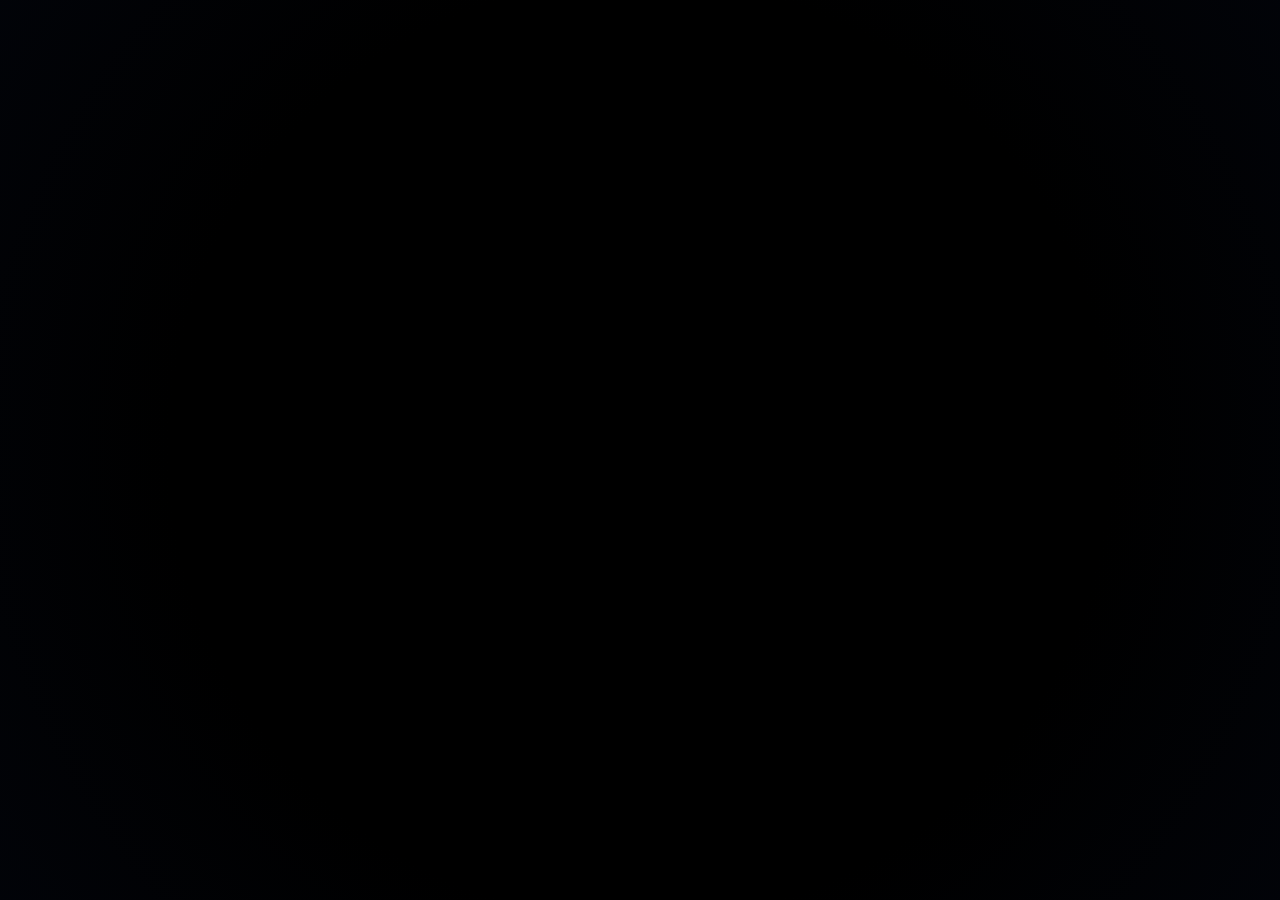
<file: index.html>
<!DOCTYPE html>
<html lang="id">
<head>
  <meta charset="UTF-8">
  <meta name="viewport" content="width=device-width, initial-scale=1.0, maximum-scale=5.0, viewport-fit=cover">
  <title>SISTEM SIBENKA - Projek Kepemimpinan</title>
  <link rel="preconnect" href="https://fonts.googleapis.com">
  <link rel="preconnect" href="https://fonts.gstatic.com" crossorigin>
  <link href="https://fonts.googleapis.com/css2?family=Outfit:wght@300;400;500;600;700;800&family=Plus+Jakarta+Sans:wght@300;400;500;600;700&display=swap" rel="stylesheet">
  <style>
    :root {
      --primary: #38bdf8;
      --primary-glow: rgba(56, 189, 248, 0.45);
      --secondary: #818cf8;
      --bg-dark: #030712;
      --bg-card: rgba(15, 23, 42, 0.8);
      --border-card: rgba(255, 255, 255, 0.12);
      --text-main: #f8fafc;
      --text-muted: #94a3b8;
    }

    * {
      margin: 0;
      padding: 0;
      box-sizing: border-box;
      -webkit-font-smoothing: antialiased;
    }

    body {
      background-color: var(--bg-dark);
      color: var(--text-main);
      font-family: 'Plus Jakarta Sans', sans-serif;
      width: 100vw;
      height: 100vh;
      height: 100dvh;
      overflow: hidden;
      user-select: none;
      -webkit-tap-highlight-color: transparent;
    }

    /* ============================================================
       LAYER ANIMASI VIDEO LAYAR PENUH
       ============================================================ */
    #video-splash-screen {
      position: fixed;
      inset: 0;
      width: 100vw;
      height: 100vh;
      height: 100dvh;
      z-index: 10;
      background: #000000;
      overflow: hidden;
      display: flex;
      align-items: center;
      justify-content: center;
      cursor: pointer;
      transition: opacity 0.6s cubic-bezier(0.16, 1, 0.3, 1), transform 0.6s cubic-bezier(0.16, 1, 0.3, 1);
    }

    #video-splash-screen.hidden {
      opacity: 0;
      transform: scale(0.96);
      pointer-events: none;
    }

    .fullscreen-video {
      position: absolute;
      inset: 0;
      width: 100vw;
      height: 100vh;
      object-fit: cover; /* Full layar monitor tanpa sisa */
      object-position: center center;
      display: block;
      background: #000;
      pointer-events: none; /* Cegah browser default click-to-pause */
    }

    /* Ambient Video Overlay untuk Kedalaman */
    .video-ambient-overlay {
      position: absolute;
      inset: 0;
      pointer-events: none;
      background: radial-gradient(circle at center, transparent 60%, rgba(3, 7, 18, 0.45) 100%);
      z-index: 2;
    }

    /* ============================================================
       HALAMAN MENU UTAMA (FUTURISTIK DENGAN 2 BUTTON)
       ============================================================ */
    #menu-screen {
      position: fixed;
      inset: 0;
      width: 100vw;
      height: 100vh;
      height: 100dvh;
      z-index: 50;
      display: flex;
      flex-direction: column;
      align-items: center;
      justify-content: center;
      background: radial-gradient(circle at 50% 20%, #1e1b4b 0%, #0c0f1d 45%, #05070d 100%);
      opacity: 0;
      transform: scale(0.96);
      pointer-events: none;
      transition: opacity 0.6s cubic-bezier(0.16, 1, 0.3, 1), transform 0.6s cubic-bezier(0.16, 1, 0.3, 1);
      padding: 24px;
      overflow-y: auto;
      overflow-x: hidden;
      -webkit-overflow-scrolling: touch;
      box-sizing: border-box;
    }

    #menu-screen.active {
      opacity: 1;
      transform: scale(1);
      pointer-events: auto;
    }

    .menu-content {
      position: relative;
      z-index: 5;
      max-width: 960px;
      width: 100%;
      display: flex;
      flex-direction: column;
      align-items: center;
      text-align: center;
      margin: auto 0;
    }

    .menu-header {
      margin-bottom: 36px;
    }

    .menu-badge {
      display: inline-flex;
      align-items: center;
      gap: 8px;
      padding: 5px 16px;
      border-radius: 999px;
      background: rgba(129, 140, 248, 0.15);
      border: 1px solid rgba(129, 140, 248, 0.35);
      color: #a5b4fc;
      font-size: 0.82rem;
      font-weight: 700;
      letter-spacing: 0.08em;
      text-transform: uppercase;
      margin-bottom: 12px;
    }

    .menu-title {
      font-family: 'Outfit', sans-serif;
      font-size: 2.8rem;
      font-weight: 800;
      letter-spacing: -0.02em;
      line-height: 1.1;
      background: linear-gradient(135deg, #ffffff 0%, #cbd5e1 45%, #818cf8 100%);
      -webkit-background-clip: text;
      -webkit-text-fill-color: transparent;
      margin-bottom: 10px;
    }

    .menu-subtitle {
      font-size: 1rem;
      color: var(--text-muted);
      max-width: 580px;
      margin: 0 auto;
      line-height: 1.5;
    }

    /* 2 Main Action Cards */
    .menu-actions-grid {
      display: grid;
      grid-template-columns: repeat(2, 1fr);
      gap: 24px;
      width: 100%;
      margin-bottom: 36px;
    }

    .action-card {
      position: relative;
      background: var(--bg-card);
      border: 1px solid var(--border-card);
      border-radius: 20px;
      padding: 30px 26px;
      text-align: left;
      cursor: pointer;
      backdrop-filter: blur(16px);
      box-shadow: 0 10px 30px rgba(0, 0, 0, 0.5);
      transition: all 0.35s cubic-bezier(0.16, 1, 0.3, 1);
      display: flex;
      flex-direction: column;
      justify-content: space-between;
      overflow: hidden;
    }

    .action-card::before {
      content: '';
      position: absolute;
      top: 0;
      left: 0;
      right: 0;
      height: 3px;
      background: linear-gradient(90deg, transparent, var(--card-color, #38bdf8), transparent);
      opacity: 0;
      transition: opacity 0.3s ease;
    }

    .action-card:hover {
      transform: translateY(-6px);
      border-color: rgba(255, 255, 255, 0.3);
      box-shadow: 0 20px 40px rgba(0, 0, 0, 0.6), 0 0 25px var(--card-glow, rgba(56, 189, 248, 0.35));
    }

    .action-card:hover::before {
      opacity: 1;
    }

    .action-card.card-blue {
      --card-color: #38bdf8;
      --card-glow: rgba(56, 189, 248, 0.35);
    }

    .action-card.card-indigo {
      --card-color: #818cf8;
      --card-glow: rgba(129, 140, 248, 0.35);
    }

    .card-icon-wrapper {
      width: 60px;
      height: 60px;
      border-radius: 16px;
      background: rgba(255, 255, 255, 0.05);
      border: 1px solid rgba(255, 255, 255, 0.1);
      display: flex;
      align-items: center;
      justify-content: center;
      margin-bottom: 18px;
      font-size: 1.75rem;
    }

    .card-title {
      font-family: 'Outfit', sans-serif;
      font-size: 1.45rem;
      font-weight: 700;
      color: #fff;
      margin-bottom: 6px;
      letter-spacing: -0.01em;
    }

    .card-desc {
      font-size: 0.9rem;
      color: var(--text-muted);
      line-height: 1.5;
      margin-bottom: 22px;
    }

    .card-btn-inline {
      display: inline-flex;
      align-items: center;
      gap: 10px;
      font-family: 'Outfit', sans-serif;
      font-size: 0.92rem;
      font-weight: 600;
      color: #fff;
      padding: 9px 18px;
      border-radius: 12px;
      background: rgba(255, 255, 255, 0.07);
      border: 1px solid rgba(255, 255, 255, 0.12);
      align-self: flex-start;
      transition: all 0.25s ease;
      text-decoration: none;
      cursor: pointer;
      outline: none;
      box-sizing: border-box;
    }

    button.card-btn-inline {
      font-family: inherit;
    }

    .action-card:hover .card-btn-inline,
    .card-btn-inline:hover {
      background: var(--card-color, #38bdf8);
      color: #040812;
      box-shadow: 0 0 20px var(--card-glow, rgba(56, 189, 248, 0.5));
    }

    /* Auto Return Countdown Bar */
    .menu-footer-bar {
      display: flex;
      flex-direction: column;
      align-items: center;
      gap: 12px;
    }

    .timer-container {
      display: flex;
      align-items: center;
      gap: 12px;
      background: rgba(15, 23, 42, 0.6);
      border: 1px solid rgba(255, 255, 255, 0.1);
      padding: 9px 18px;
      border-radius: 30px;
      backdrop-filter: blur(10px);
    }

    .timer-svg {
      width: 26px;
      height: 26px;
      transform: rotate(-90deg);
    }

    .timer-circle-bg {
      stroke: rgba(255, 255, 255, 0.15);
      stroke-width: 3;
      fill: none;
    }

    .timer-circle-prog {
      stroke: #38bdf8;
      stroke-width: 3;
      stroke-linecap: round;
      fill: none;
      stroke-dasharray: 75.4;
      stroke-dashoffset: 0;
      transition: stroke-dashoffset 1s linear;
    }

    .timer-text {
      font-size: 0.85rem;
      color: #cbd5e1;
    }

    .timer-text strong {
      color: #38bdf8;
      font-family: monospace;
      font-size: 0.95rem;
    }

    .back-to-splash-btn {
      background: transparent;
      border: none;
      color: #94a3b8;
      font-size: 0.85rem;
      cursor: pointer;
      text-decoration: underline;
      transition: color 0.2s ease;
    }

    .back-to-splash-btn:hover {
      color: #ffffff;
    }

    /* Modals */
    .modal-backdrop {
      position: fixed;
      inset: 0;
      background: rgba(0, 0, 0, 0.75);
      backdrop-filter: blur(16px);
      z-index: 100;
      display: flex;
      align-items: center;
      justify-content: center;
      padding: 24px;
      opacity: 0;
      pointer-events: none;
      transition: opacity 0.3s ease;
    }

    .modal-backdrop.open {
      opacity: 1;
      pointer-events: auto;
    }

    .modal-box {
      background: #0f172a;
      border: 1px solid rgba(255, 255, 255, 0.15);
      border-radius: 20px;
      max-width: 680px;
      width: 100%;
      max-height: 85vh;
      display: flex;
      flex-direction: column;
      overflow: hidden;
      box-shadow: 0 20px 50px rgba(0, 0, 0, 0.7), 0 0 30px rgba(56, 189, 248, 0.2);
      transform: translateY(20px);
      transition: transform 0.3s cubic-bezier(0.16, 1, 0.3, 1);
    }

    .modal-backdrop.open .modal-box {
      transform: translateY(0);
    }

    .modal-header {
      padding: 20px 28px;
      border-bottom: 1px solid rgba(255, 255, 255, 0.08);
      display: flex;
      align-items: center;
      justify-content: space-between;
      background: rgba(15, 23, 42, 0.95);
      position: sticky;
      top: 0;
      z-index: 10;
    }

    .modal-header-info {
      display: flex;
      align-items: center;
      gap: 12px;
    }

    .modal-header-icon {
      font-size: 1.5rem;
    }

    .modal-header-title {
      font-family: 'Outfit', sans-serif;
      font-size: 1.35rem;
      font-weight: 700;
      color: #fff;
    }

    .modal-close-btn {
      background: rgba(255, 255, 255, 0.08);
      border: 1px solid rgba(255, 255, 255, 0.12);
      color: #94a3b8;
      width: 34px;
      height: 34px;
      border-radius: 50%;
      cursor: pointer;
      display: flex;
      align-items: center;
      justify-content: center;
      font-size: 1.1rem;
      transition: all 0.2s ease;
    }

    .modal-close-btn:hover {
      background: rgba(239, 68, 68, 0.2);
      color: #f87171;
      border-color: #ef4444;
    }

    .modal-body {
      padding: 24px 28px;
      color: #cbd5e1;
      font-size: 0.95rem;
      line-height: 1.7;
      overflow-y: auto;
    }

    .desc-section {
      margin-bottom: 20px;
    }

    .desc-section-title {
      font-family: 'Outfit', sans-serif;
      font-size: 1.05rem;
      font-weight: 700;
      color: #7dd3fc;
      margin-bottom: 6px;
    }

    .desc-card-grid {
      display: grid;
      grid-template-columns: repeat(2, 1fr);
      gap: 12px;
      margin-top: 10px;
    }

    .desc-mini-card {
      background: rgba(255, 255, 255, 0.04);
      border: 1px solid rgba(255, 255, 255, 0.08);
      border-radius: 12px;
      padding: 12px 14px;
    }

    .desc-mini-title {
      font-weight: 600;
      color: #fff;
      font-size: 0.88rem;
      margin-bottom: 3px;
    }

    .desc-mini-text {
      font-size: 0.8rem;
      color: #94a3b8;
    }

    .modal-footer {
      padding: 16px 28px 20px;
      border-top: 1px solid rgba(255, 255, 255, 0.08);
      display: flex;
      justify-content: flex-end;
      gap: 12px;
      background: rgba(15, 23, 42, 0.95);
      position: sticky;
      bottom: 0;
    }

    .btn-secondary {
      padding: 9px 20px;
      border-radius: 10px;
      background: rgba(255, 255, 255, 0.08);
      border: 1px solid rgba(255, 255, 255, 0.15);
      color: #fff;
      font-weight: 600;
      cursor: pointer;
      font-size: 0.88rem;
    }

    .btn-primary-action {
      background: linear-gradient(135deg, #38bdf8, #2563eb);
      border: none;
      color: #fff;
      padding: 9px 20px;
      border-radius: 10px;
      font-weight: 600;
      font-size: 0.88rem;
      cursor: pointer;
    }

    /* Modal Viewer Dokumen Perancangan & Website SIBENKA */
    .modal-box-document,
    .modal-box-website {
      background: #090d16;
      border: 1px solid rgba(255, 255, 255, 0.18);
      border-radius: 20px;
      width: 96vw;
      max-width: 1440px;
      height: 92vh;
      max-height: 94vh;
      display: flex;
      flex-direction: column;
      overflow: hidden;
      box-shadow: 0 25px 60px rgba(0, 0, 0, 0.8), 0 0 40px rgba(129, 140, 248, 0.25);
      transform: translateY(20px);
      transition: transform 0.3s cubic-bezier(0.16, 1, 0.3, 1);
    }

    .modal-backdrop.open .modal-box-document,
    .modal-backdrop.open .modal-box-website {
      transform: translateY(0);
    }

    .website-header-actions {
      display: flex;
      align-items: center;
      gap: 10px;
    }

    .website-action-pill {
      display: inline-flex;
      align-items: center;
      gap: 6px;
      padding: 7px 15px;
      border-radius: 9px;
      font-size: 0.84rem;
      font-weight: 600;
      cursor: pointer;
      text-decoration: none;
      transition: all 0.2s ease;
      white-space: nowrap;
    }

    .website-action-pill.btn-refresh {
      background: rgba(255, 255, 255, 0.08);
      border: 1px solid rgba(255, 255, 255, 0.15);
      color: #e2e8f0;
    }

    .website-action-pill.btn-refresh:hover {
      background: rgba(255, 255, 255, 0.18);
      color: #fff;
    }

    .website-action-pill.btn-external {
      background: rgba(56, 189, 248, 0.15);
      border: 1px solid rgba(56, 189, 248, 0.35);
      color: #7dd3fc;
    }

    .website-action-pill.btn-external:hover {
      background: rgba(56, 189, 248, 0.28);
      color: #fff;
    }

    .website-iframe-wrapper {
      flex: 1;
      width: 100%;
      height: 100%;
      position: relative;
      background: #020617;
      display: flex;
    }

    .website-iframe {
      width: 100%;
      height: 100%;
      border: none;
      display: block;
      background: #ffffff;
    }

    @keyframes spin {
      to { transform: rotate(360deg); }
    }

    /* Floating Tap Hint di Splash Screen (Mobile Friendly) */
    .splash-tap-hint {
      position: absolute;
      bottom: 32px;
      left: 50%;
      transform: translateX(-50%);
      z-index: 5;
      display: inline-flex;
      align-items: center;
      gap: 10px;
      background: rgba(15, 23, 42, 0.78);
      backdrop-filter: blur(14px);
      -webkit-backdrop-filter: blur(14px);
      border: 1px solid rgba(255, 255, 255, 0.22);
      border-radius: 999px;
      padding: 10px 22px;
      color: #f8fafc;
      font-size: 0.88rem;
      font-weight: 600;
      box-shadow: 0 10px 30px rgba(0, 0, 0, 0.6), 0 0 25px rgba(56, 189, 248, 0.35);
      animation: pulseTap 2.4s infinite ease-in-out;
      pointer-events: none;
      white-space: nowrap;
    }

    @keyframes pulseTap {
      0%, 100% {
        transform: translateX(-50%) translateY(0) scale(1);
        box-shadow: 0 10px 30px rgba(0, 0, 0, 0.6), 0 0 25px rgba(56, 189, 248, 0.35);
      }
      50% {
        transform: translateX(-50%) translateY(-5px) scale(1.03);
        box-shadow: 0 14px 35px rgba(0, 0, 0, 0.7), 0 0 35px rgba(56, 189, 248, 0.55);
      }
    }

    /* ============================================================
       RESPONSIF SMARTPHONE / TABLET (HP FRIENDLY)
       ============================================================ */
    @media (max-width: 768px) {
      body {
        height: 100dvh;
      }
      #video-splash-screen {
        height: 100dvh;
      }
      .splash-tap-hint {
        bottom: 24px;
        padding: 8px 16px;
        font-size: 0.8rem;
        gap: 8px;
        max-width: 90vw;
      }
      #menu-screen {
        height: 100dvh;
        padding: 24px 16px 36px;
        justify-content: flex-start;
      }
      .menu-content {
        margin: auto 0;
        width: 100%;
        max-width: 100%;
      }
      .menu-header {
        margin-bottom: 20px;
      }
      .menu-badge {
        font-size: 0.75rem;
        padding: 4px 12px;
        margin-bottom: 10px;
      }
      .menu-title {
        font-size: 1.85rem;
        margin-bottom: 8px;
      }
      .menu-subtitle {
        font-size: 0.88rem;
        line-height: 1.45;
        padding: 0 4px;
      }
      .menu-actions-grid {
        grid-template-columns: 1fr;
        gap: 14px;
        margin-bottom: 20px;
      }
      .desc-card-grid {
        grid-template-columns: 1fr;
      }
      .action-card {
        padding: 18px 16px;
        border-radius: 16px;
      }
      .card-icon-wrapper {
        width: 48px;
        height: 48px;
        border-radius: 12px;
        margin-bottom: 12px;
      }
      .card-title {
        font-size: 1.15rem;
        margin-bottom: 6px;
      }
      .card-desc {
        font-size: 0.82rem;
        line-height: 1.45;
        margin-bottom: 16px;
      }
      .card-btn-inline {
        width: 100%;
        justify-content: center;
        padding: 10px 16px;
        border-radius: 10px;
        font-size: 0.85rem;
      }
      .menu-countdown-container {
        padding: 6px 14px;
        font-size: 0.78rem;
        gap: 8px;
      }
      .modal-box-document,
      .modal-box-website {
        width: 100vw;
        height: 100dvh;
        max-height: 100dvh;
        border-radius: 0;
        border: none;
      }
      .modal-box {
        width: 95vw;
        max-height: 88dvh;
        border-radius: 16px;
      }
      .modal-header {
        padding: 12px 16px;
      }
      .modal-header-title {
        font-size: 0.95rem;
        max-width: 180px;
        overflow: hidden;
        text-overflow: ellipsis;
        white-space: nowrap;
      }
      .modal-body {
        padding: 16px 14px;
      }
    }

    @media (max-width: 480px) {
      .menu-title {
        font-size: 1.6rem;
      }
      .menu-subtitle {
        font-size: 0.82rem;
      }
      .card-title {
        font-size: 1.05rem;
      }
      .card-desc {
        font-size: 0.78rem;
      }
      .splash-tap-hint {
        font-size: 0.75rem;
        padding: 7px 14px;
      }
    }
  </style>
</head>
<body>

  <!-- ============================================================
       LAYER ANIMASI VIDEO PENUH (GOOGLE DRIVE)
       ============================================================ -->
  <main id="video-splash-screen" onclick="openMenuScreen()" role="button" tabindex="0" aria-label="Buka Menu Utama">
    <video 
      id="splash-video" 
      class="fullscreen-video" 
      src="video/splash_video.mp4" 
      autoplay 
      loop 
      playsinline
      webkit-playsinline
      muted
    ></video>
    
    <div class="video-ambient-overlay"></div>
  </main>


  <!-- ============================================================
       LAYER 2: HALAMAN MENU UTAMA (FUTURISTIK DENGAN 2 BUTTON)
       ============================================================ -->
  <section id="menu-screen">
    <div class="menu-content">
      <div class="menu-header">
        <div class="menu-badge">
          ✨ Projek Kepemimpinan • PPG Calon Guru
        </div>
        <h1 class="menu-title">SISTEM SIBENKA</h1>
        <p class="menu-subtitle">
          Selamat datang di pusat informasi dan layanan Sistem Sibenka. Silakan pilih menu di bawah ini:
        </p>
      </div>

      <!-- 2 Main Action Cards -->
      <div class="menu-actions-grid">
        <!-- Card 1: DOKUMEN PERANCANGAN SIBENKA -->
        <div class="action-card card-indigo" onclick="bukaDokumenPerancangan()">
          <div>
            <div class="card-icon-wrapper" style="background: #ffffff; border: 2px solid rgba(129, 140, 248, 0.5); padding: 7px; box-shadow: 0 4px 18px rgba(0, 0, 0, 0.4), 0 0 15px rgba(129, 140, 248, 0.3);">
              <svg viewBox="0 0 48 48" style="width: 100%; height: 100%; display: block;" fill="none" xmlns="http://www.w3.org/2000/svg">
                <path d="M30 4H14C11.79 4 10 5.79 10 8V40C10 42.21 11.79 44 14 44H34C36.21 44 38 42.21 38 40V12L30 4Z" fill="#4285F4"/>
                <path d="M30 4V12H38L30 4Z" fill="#A1C2FA"/>
                <rect x="16" y="20" width="16" height="2.5" rx="1.25" fill="#FFFFFF"/>
                <rect x="16" y="26" width="16" height="2.5" rx="1.25" fill="#FFFFFF"/>
                <rect x="16" y="32" width="10" height="2.5" rx="1.25" fill="#FFFFFF"/>
              </svg>
            </div>
            <h2 class="card-title">DOKUMEN PERANCANGAN SIBENKA</h2>
            <p class="card-desc">
              Menu ini memuat dokumen resmi perancangan sistem SIBENKA yang mencakup latar belakang, analisis kebutuhan bengkel, alur sirkulasi alat, dan spesifikasi teknis proyek di SMK Negeri 3 Yogyakarta.
            </p>
          </div>
          <button type="button" class="card-btn-inline" onclick="event.stopPropagation(); bukaDokumenPerancangan();">
            <span>Buka Dokumen</span>
            <span style="font-size: 1.1rem;">↗</span>
          </button>
        </div>

        <!-- Card 2: SIBENKA -->
        <div class="action-card card-blue" onclick="bukaWebsiteSibenka()">
          <div>
            <div class="card-icon-wrapper" style="background: #ffffff; border: 2px solid rgba(56, 189, 248, 0.5); padding: 6px; box-shadow: 0 4px 18px rgba(0, 0, 0, 0.4), 0 0 15px rgba(56, 189, 248, 0.3);">
              <img src="images/sibenka_logo.png" alt="Logo SIBENKA" style="width: 100%; height: 100%; object-fit: contain; display: block;" onerror="this.onerror=null; this.src='images/sibenka_logo.png';">
            </div>
            <h2 class="card-title">SIBENKA</h2>
            <p class="card-desc">
              Sistem Inventaris Bengkel SKAGATA (SIBENKA) adalah solusi berbasis web untuk mengatasi pengelolaan manual di SMK Negeri 3 Yogyakarta. Sistem ini mencegah kesalahan pencatatan, kehilangan dokumen, duplikasi data, serta kesulitan penelusuran riwayat peminjaman dan pengembalian alat bengkel yang sebelumnya menggunakan buku besar dan formulir kertas.
            </p>
          </div>
          <a href="https://sibenka-skagata.onrender.com/login" target="_blank" rel="noopener noreferrer" class="card-btn-inline" onclick="event.stopPropagation(); bukaWebsiteSibenka();">
            <span>Kunjungi Website</span>
            <span style="font-size: 1.1rem;">↗</span>
          </a>
        </div>
      </div>

      <!-- Footer Countdown Timer 30 Detik -->
      <div class="menu-footer-bar">
        <div class="timer-container" id="timer-box">
          <svg class="timer-svg" viewBox="0 0 28 28">
            <circle class="timer-circle-bg" cx="14" cy="14" r="12"></circle>
            <circle class="timer-circle-prog" id="timer-progress" cx="14" cy="14" r="12"></circle>
          </svg>
          <span class="timer-text">
            Otomatis kembali ke video dalam <strong id="timer-counter">30</strong> detik jika tidak memilih
          </span>
        </div>

        <button class="back-to-splash-btn" onclick="backToSplash()">
          ← Kembali ke Video Sekarang
        </button>
      </div>
    </div>
  </section>


  <!-- ============================================================
       MODAL: VIEWER DOKUMEN PERANCANGAN (DI HALAMAN YANG SAMA)
       ============================================================ -->
  <div class="modal-backdrop" id="modal-dokumen" onclick="closeDokumenModalOnBackdrop(event)">
    <div class="modal-box-document">
      <div class="modal-header">
        <div class="modal-header-info">
          <div class="modal-header-icon" style="background: #ffffff; padding: 4px; border-radius: 8px; width: 32px; height: 32px; display: flex; align-items: center; justify-content: center;">
            <svg viewBox="0 0 48 48" style="width: 22px; height: 22px; display: block;" fill="none" xmlns="http://www.w3.org/2000/svg">
              <path d="M30 4H14C11.79 4 10 5.79 10 8V40C10 42.21 11.79 44 14 44H34C36.21 44 38 42.21 38 40V12L30 4Z" fill="#4285F4"/>
              <path d="M30 4V12H38L30 4Z" fill="#A1C2FA"/>
              <rect x="16" y="20" width="16" height="2.5" rx="1.25" fill="#FFFFFF"/>
              <rect x="16" y="26" width="16" height="2.5" rx="1.25" fill="#FFFFFF"/>
              <rect x="16" y="32" width="10" height="2.5" rx="1.25" fill="#FFFFFF"/>
            </svg>
          </div>
          <span class="modal-header-title">Dokumen Perancangan SIBENKA - SMKN 3 Yogyakarta</span>
        </div>

        <div class="website-header-actions">
          <a href="https://docs.google.com/document/d/1KYF85vYHHSbtpii6nArvjxIEWYdUqCBBxVW2GLn7PUk/edit?usp=sharing" target="_blank" rel="noopener noreferrer" class="website-action-pill btn-external" title="Buka di Tab Baru Google Docs">
            <span>↗</span>
            <span>Tab Baru</span>
          </a>
          <button class="modal-close-btn" onclick="closeDokumenModal()" title="Tutup">&times;</button>
        </div>
      </div>

      <div class="website-iframe-wrapper">
        <div id="doc-loading-spinner" style="position: absolute; inset: 0; display: flex; flex-direction: column; align-items: center; justify-content: center; background: #0b1120; z-index: 5; color: #94a3b8; gap: 12px;">
          <div style="width: 40px; height: 40px; border: 3px solid rgba(129, 140, 248, 0.2); border-top-color: #818cf8; border-radius: 50%; animation: spin 0.8s linear infinite;"></div>
          <div style="font-size: 0.88rem; font-weight: 500; color: #cbd5e1;">Memuat Dokumen Perancangan...</div>
        </div>

        <iframe 
          id="doc-iframe"
          class="website-iframe"
          src="about:blank"
          title="Dokumen Perancangan SIBENKA"
          allow="fullscreen"
          onload="hideDocSpinner()"
        ></iframe>
      </div>
    </div>
  </div>


  <!-- ============================================================
       LOGIKA JAVASCRIPT: VIDEO SPLASH & MENU PORTAL
       ============================================================ -->
  <script>
    const videoSplashScreen = document.getElementById('video-splash-screen');
    const splashVideo = document.getElementById('splash-video');
    const menuScreen = document.getElementById('menu-screen');
    const timerCounterEl = document.getElementById('timer-counter');
    const timerProgressEl = document.getElementById('timer-progress');
    const modalDokumen = document.getElementById('modal-dokumen');
    const docIframe = document.getElementById('doc-iframe');

    const SIBENKA_EXTERNAL_URL = 'https://sibenka-skagata.onrender.com/login';
    const DOKUMEN_PERANCANGAN_URL = 'https://docs.google.com/document/d/1KYF85vYHHSbtpii6nArvjxIEWYdUqCBBxVW2GLn7PUk/edit?usp=sharing';
    const DOKUMEN_PERANCANGAN_EMBED = 'https://docs.google.com/document/d/1KYF85vYHHSbtpii6nArvjxIEWYdUqCBBxVW2GLn7PUk/preview?embedded=true';

    function bukaDokumenPerancangan() {
      if (!modalDokumen) return;
      modalDokumen.classList.add('open');
      stopMenuCountdown();

      if (docIframe && (!docIframe.src || docIframe.src === 'about:blank')) {
        showDocSpinner();
        docIframe.src = DOKUMEN_PERANCANGAN_EMBED;
      }
    }

    function closeDokumenModal() {
      if (!modalDokumen) return;
      modalDokumen.classList.remove('open');
      resetMenuCountdown();
    }

    function closeDokumenModalOnBackdrop(e) {
      if (e.target === modalDokumen) {
        closeDokumenModal();
      }
    }

    function showDocSpinner() {
      const spinner = document.getElementById('doc-loading-spinner');
      if (spinner) spinner.style.display = 'flex';
    }

    function hideDocSpinner() {
      const spinner = document.getElementById('doc-loading-spinner');
      if (spinner && docIframe && docIframe.src && docIframe.src !== 'about:blank') {
        spinner.style.display = 'none';
      }
    }

    function bukaWebsiteSibenka() {
      stopMenuCountdown();
      sessionStorage.setItem('portal_show_menu', 'true');
      window.open(SIBENKA_EXTERNAL_URL, '_blank', 'noopener,noreferrer');
    }

    let isMenuOpen = false;
    let isVideoPlaying = false;

    // Timeout Pengaturan dari Database (default 30 Detik)
    const IDLE_TIMEOUT_SECONDS = 30;
    const CIRCLE_CIRCUMFERENCE = 75.4; // 2 * PI * 12
    let secondsRemaining = IDLE_TIMEOUT_SECONDS;
    let menuTimerInterval = null;

    function init() {
      // Inisialisasi video playback
      initVideoPlayback();

      // Keyboard Event: Tekan ENTER atau BACKSPACE untuk ke Menu, ESC untuk menutup modal/kembali
      window.addEventListener('keydown', handleKeyNavigation);

      // Event listener user interaction di menu untuk reset timer
      ['mousemove', 'touchstart', 'touchmove', 'scroll', 'click'].forEach(evt => {
        menuScreen.addEventListener(evt, handleUserActivityOnMenu, { passive: true });
      });

      // Buka otomatis layar menu jika user kembali setelah membuka link SIBENKA
      if (sessionStorage.getItem('portal_show_menu') === 'true') {
        openMenuScreen();
      }

      window.addEventListener('pageshow', () => {
        if (sessionStorage.getItem('portal_show_menu') === 'true' && !isMenuOpen) {
          openMenuScreen();
        }
      });

      window.addEventListener('focus', () => {
        if (sessionStorage.getItem('portal_show_menu') === 'true' && !isMenuOpen) {
          openMenuScreen();
        }
      });
    }

    // ============================================================
    // PEMUTARAN VIDEO & SUARA (ANTI-JEDA / BULLETPROOF PLAYBACK)
    // ============================================================
    function initVideoPlayback() {
      if (!splashVideo) return;

      splashVideo.volume = 1.0;
      splashVideo.muted = false;

      // Fungsi untuk mengaktifkan suara saat ada interaksi fisik pengguna
      const enableAudio = () => {
        if (!splashVideo) return;
        if (splashVideo.muted) {
          splashVideo.muted = false;
          splashVideo.volume = 1.0;
          splashVideo.play().catch(err => {
            console.warn('Browser blocked audio playback:', err);
            // Jika browser menolak audio sebelum interaksi penuh, pertahankan pemutaran
            splashVideo.muted = true;
            splashVideo.play().catch(() => {});
          });
        }
      };

      // Dengarkan interaksi fisik pengguna yang sah (BUKAN mousemove agar tidak dijeda browser)
      ['pointerdown', 'keydown', 'click', 'touchstart'].forEach(evt => {
        window.addEventListener(evt, enableAudio, { passive: true });
      });

      // PENGAMAN 1: Cegah video terhenti sendiri (auto-resume jika dijeda saat splash aktif)
      splashVideo.addEventListener('pause', () => {
        if (!isMenuOpen) {
          setTimeout(() => {
            if (!isMenuOpen && splashVideo.paused) {
              splashVideo.play().catch(() => {
                splashVideo.muted = true;
                splashVideo.play().catch(() => {});
              });
            }
          }, 30);
        }
      });

      // PENGAMAN 2: Pastikan looping mulus tanpa macet di akhir durasi video
      splashVideo.addEventListener('ended', () => {
        if (!isMenuOpen) {
          splashVideo.currentTime = 0;
          splashVideo.play().catch(() => {});
        }
      });

      // Mulai putar video saat halaman dimuat
      const playPromise = splashVideo.play();
      if (playPromise !== undefined) {
        playPromise.then(() => {
          isVideoPlaying = true;
        }).catch(() => {
          // Jika browser menolak autoplay dengan audio di awal,
          // putar dulu dalam mode muted agar video TIDAK macet / terjeda.
          // Suara otomatis aktif saat user menekan keyboard / klik.
          splashVideo.muted = true;
          splashVideo.play().then(() => {
            isVideoPlaying = true;
          }).catch(e => console.log('Autoplay fallback error:', e));
        });
      }
    }

    // ============================================================
    // NAVIGASI MENU & PERPINDAHAN LAYAR
    // ============================================================
    function openMenuScreen() {
      if (isMenuOpen) return;

      isMenuOpen = true;

      // Jeda video saat menu terbuka
      if (splashVideo) {
        splashVideo.pause();
      }

      // Sembunyikan layar video
      videoSplashScreen.classList.add('hidden');

      // Tampilkan menu
      menuScreen.classList.add('active');
      menuScreen.scrollTop = 0;
      startMenuCountdown();
    }

    function backToSplash() {
      if (!isMenuOpen) return;

      isMenuOpen = false;
      stopMenuCountdown();
      sessionStorage.removeItem('portal_show_menu');

      // Tutup modal jika terbuka
      closeDokumenModal();

      // Sembunyikan menu
      menuScreen.classList.remove('active');
      menuScreen.scrollTop = 0;

      // Tampilkan kembali video
      videoSplashScreen.classList.remove('hidden');

      // Lanjutkan pemutaran video dengan suara ON
      if (splashVideo) {
        splashVideo.muted = false;
        splashVideo.volume = 1.0;
        splashVideo.play().catch(e => {
          console.log('Resume video error, fallback to muted:', e);
          splashVideo.muted = true;
          splashVideo.play().catch(() => {});
        });
      }
    }

    // ============================================================
    // TIMER AUTO-RETURN KE VIDEO (30 DETIK)
    // ============================================================
    function startMenuCountdown() {
      stopMenuCountdown();
      secondsRemaining = IDLE_TIMEOUT_SECONDS;
      updateTimerDisplay();

      menuTimerInterval = setInterval(() => {
        // Jangan kurangi timer jika user sedang aktif membaca dokumen perancangan
        if (modalDokumen && modalDokumen.classList.contains('open')) {
          return;
        }

        secondsRemaining--;
        updateTimerDisplay();

        if (secondsRemaining <= 0) {
          stopMenuCountdown();
          backToSplash();
        }
      }, 1000);
    }

    function stopMenuCountdown() {
      if (menuTimerInterval) {
        clearInterval(menuTimerInterval);
        menuTimerInterval = null;
      }
    }

    function resetMenuCountdown() {
      if (isMenuOpen) {
        secondsRemaining = IDLE_TIMEOUT_SECONDS;
        updateTimerDisplay();
      }
    }

    function updateTimerDisplay() {
      if (timerCounterEl) {
        timerCounterEl.textContent = secondsRemaining;
      }

      if (timerProgressEl) {
        const progressFraction = (IDLE_TIMEOUT_SECONDS - secondsRemaining) / IDLE_TIMEOUT_SECONDS;
        const offset = CIRCLE_CIRCUMFERENCE * progressFraction;
        timerProgressEl.style.strokeDashoffset = offset;

        if (secondsRemaining <= 10) {
          timerProgressEl.style.stroke = '#f43f5e';
        } else {
          timerProgressEl.style.stroke = '#38bdf8';
        }
      }
    }

    let activityDebounce = null;
    function handleUserActivityOnMenu() {
      if (!isMenuOpen) return;
      if (activityDebounce) return;
      activityDebounce = setTimeout(() => {
        if (secondsRemaining < (IDLE_TIMEOUT_SECONDS - 5)) {
          resetMenuCountdown();
        }
        activityDebounce = null;
      }, 800);
    }

    // ============================================================
    // INTERAKSI KEYBOARD (ENTER, BACKSPACE, & ESC)
    // ============================================================
    function handleKeyNavigation(e) {
      if (e.key === 'Enter') {
        if (!isMenuOpen) {
          e.preventDefault();
          openMenuScreen();
        }
      } else if (e.key === 'Backspace') {
        // Tombol Backspace untuk kembali ke halaman pilihan menu
        if (e.target.tagName === 'INPUT' || e.target.tagName === 'TEXTAREA') return;
        e.preventDefault();
        if (modalDokumen && modalDokumen.classList.contains('open')) {
          closeDokumenModal();
        } else if (!isMenuOpen) {
          openMenuScreen();
        } else {
          resetMenuCountdown();
        }
      } else if (e.key === 'Escape') {
        if (modalDokumen && modalDokumen.classList.contains('open')) {
          closeDokumenModal();
        } else if (isMenuOpen) {
          backToSplash();
        }
      }
    }

    // Inisialisasi saat DOM siap
    document.addEventListener('DOMContentLoaded', init);
  </script>
</body>
</html>
</file>
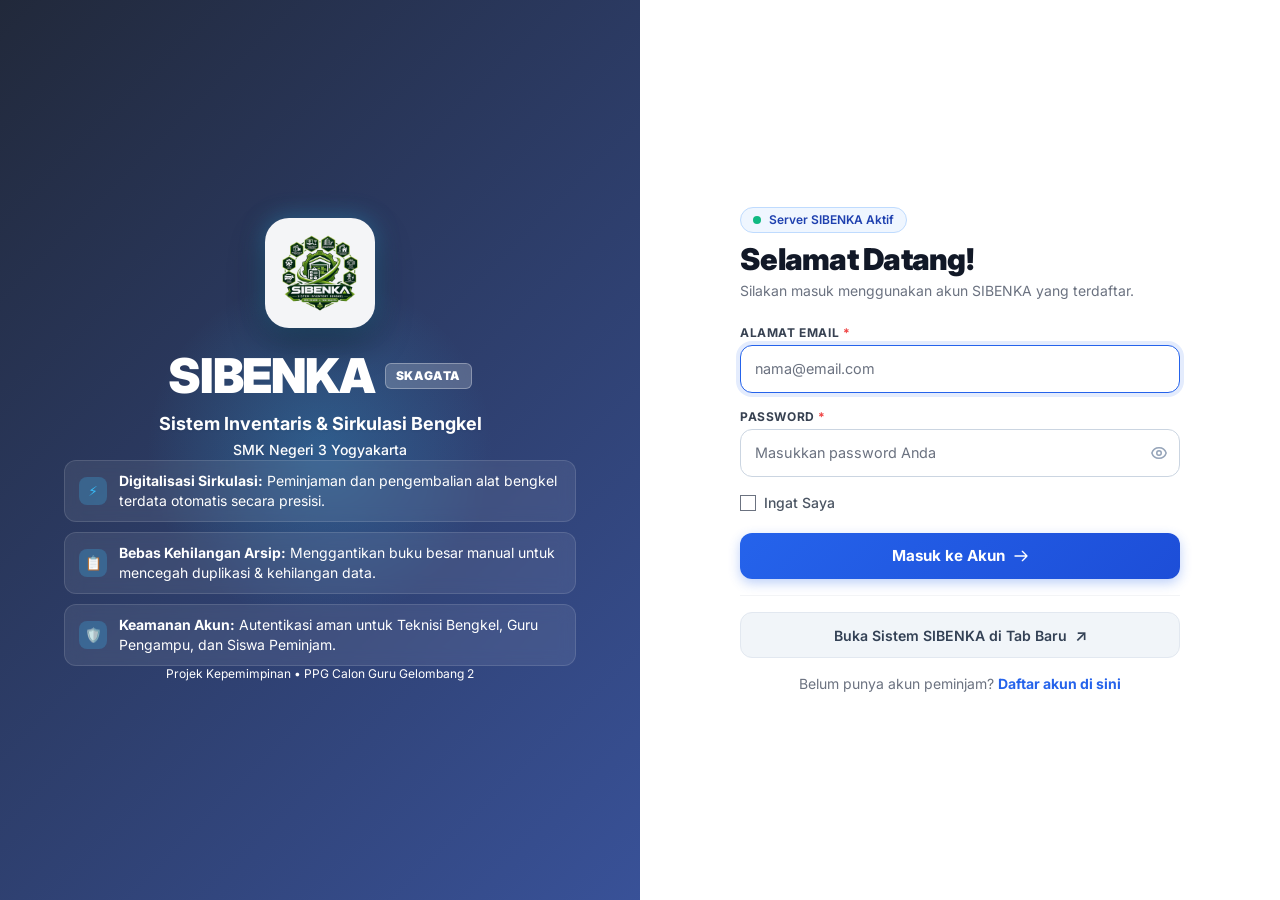
<file: sibenka-embed.html>
<!DOCTYPE html>
<html lang="id">
<head>
  <meta charset="utf-8">
  <meta name="viewport" content="width=device-width, initial-scale=1">
  <title>SIBENKA SKAGATA - SMK Negeri 3 Yogyakarta</title>
  <link rel="icon" type="image/png" href="images/sibenka_logo.png">
  <link rel="stylesheet" href="css/sibenka.css">
  <style>
    /* Custom enhancements for embedded viewing */
    body {
      margin: 0;
      padding: 0;
      background-color: #f8fafc;
      font-family: 'Inter', system-ui, -apple-system, sans-serif;
      overflow-x: hidden;
      min-height: 100vh;
    }

    .brand-left-bg {
      background-image: linear-gradient(135deg, rgba(15, 23, 42, 0.92), rgba(30, 58, 138, 0.88)), 
                        url('https://images.unsplash.com/photo-1580582932707-520aed937b7b?q=80&w=1000&auto=format&fit=crop');
      background-size: cover;
      background-position: center;
    }

    .feature-item {
      display: flex;
      align-items: center;
      gap: 12px;
      padding: 10px 14px;
      background: rgba(255, 255, 255, 0.08);
      border: 1px solid rgba(255, 255, 255, 0.12);
      border-radius: 12px;
      backdrop-filter: blur(8px);
      transition: all 0.2s ease;
    }

    .feature-item:hover {
      background: rgba(255, 255, 255, 0.14);
      transform: translateX(4px);
    }

    .feature-icon-box {
      width: 28px;
      height: 28px;
      border-radius: 8px;
      background: rgba(56, 189, 248, 0.25);
      color: #38bdf8;
      display: flex;
      align-items: center;
      justify-content: center;
      font-size: 0.85rem;
      font-weight: 700;
      flex-shrink: 0;
    }

    .form-card-container {
      max-width: 440px;
      width: 100%;
    }

    .custom-input {
      width: 100%;
      border-radius: 12px;
      border: 1.5px solid #cbd5e1;
      padding: 11px 14px;
      font-size: 0.9rem;
      color: #1e293b;
      outline: none;
      transition: all 0.2s ease;
      background: #ffffff;
      box-sizing: border-box;
    }

    .custom-input:focus {
      border-color: #2563eb;
      box-shadow: 0 0 0 4px rgba(37, 99, 235, 0.12);
    }

    .custom-submit-btn {
      width: 100%;
      background: linear-gradient(135deg, #2563eb, #1d4ed8);
      color: #ffffff;
      font-weight: 700;
      font-size: 0.95rem;
      padding: 12px 18px;
      border-radius: 12px;
      border: none;
      cursor: pointer;
      display: flex;
      align-items: center;
      justify-content: center;
      gap: 8px;
      box-shadow: 0 4px 12px rgba(37, 99, 235, 0.3);
      transition: all 0.2s ease;
    }

    .custom-submit-btn:hover {
      background: linear-gradient(135deg, #1d4ed8, #1e40af);
      box-shadow: 0 6px 16px rgba(37, 99, 235, 0.4);
      transform: translateY(-1px);
    }

    .custom-submit-btn:active {
      transform: translateY(0);
    }

    .external-launch-btn {
      width: 100%;
      background: #f1f5f9;
      color: #334155;
      font-weight: 600;
      font-size: 0.88rem;
      padding: 10px 16px;
      border-radius: 12px;
      border: 1px solid #e2e8f0;
      cursor: pointer;
      display: flex;
      align-items: center;
      justify-content: center;
      gap: 8px;
      text-decoration: none;
      transition: all 0.2s ease;
      box-sizing: border-box;
    }

    .external-launch-btn:hover {
      background: #e2e8f0;
      color: #0f172a;
      border-color: #cbd5e1;
    }

    /* Toast Notification */
    #action-toast {
      position: fixed;
      bottom: 24px;
      left: 50%;
      transform: translateX(-50%) translateY(100px);
      background: #0f172a;
      color: #fff;
      padding: 10px 20px;
      border-radius: 999px;
      font-size: 0.88rem;
      font-weight: 500;
      display: flex;
      align-items: center;
      gap: 10px;
      box-shadow: 0 10px 25px rgba(0,0,0,0.4);
      opacity: 0;
      transition: all 0.3s ease;
      z-index: 1000;
      pointer-events: none;
    }

    #action-toast.show {
      transform: translateX(-50%) translateY(0);
      opacity: 1;
    }
  </style>
</head>
<body class="antialiased">

  <div class="min-h-screen flex flex-col lg:flex-row">

    <!-- ============================================================
         KIRI (DESKTOP): IDENTITAS & BRANDING RESMI SIBENKA SKAGATA
         ============================================================ -->
    <div class="hidden lg:flex lg:w-1/2 brand-left-bg items-center justify-center p-12 relative overflow-hidden">
      <!-- Ambient Glow Behind Logo -->
      <div style="position: absolute; width: 350px; height: 350px; background: radial-gradient(circle, rgba(56, 189, 248, 0.25) 0%, rgba(37, 99, 235, 0) 70%); top: 50%; left: 50%; transform: translate(-50%, -50%); pointer-events: none;"></div>

      <div class="text-white text-center max-w-lg z-10">
        <div style="background: rgba(255, 255, 255, 0.95); width: 110px; height: 110px; border-radius: 24px; margin: 0 auto 24px; padding: 12px; box-shadow: 0 15px 35px rgba(0, 0, 0, 0.4), 0 0 25px rgba(56, 189, 248, 0.4); display: flex; align-items: center; justify-content: center;">
          <img src="images/sibenka_logo.png" alt="Logo SMKN 3 Yogyakarta" style="width: 100%; height: 100%; object-fit: contain;" onerror="this.onerror=null; this.src='images/sibenka_logo.png';">
        </div>

        <div class="flex items-center justify-center gap-2.5 mb-3">
          <span class="text-4xl lg:text-5xl font-black tracking-tight text-white drop-shadow-md">SIBENKA</span>
          <span class="text-xs font-black px-2.5 py-1 rounded-md bg-white/20 text-white backdrop-blur-md border border-white/30 tracking-wider uppercase">
            SKAGATA
          </span>
        </div>

        <p class="text-lg font-bold text-sky-200 leading-snug drop-shadow-sm">
          Sistem Inventaris &amp; Sirkulasi Bengkel
        </p>
        <p class="text-sm text-sky-300/80 mt-1 font-medium">
          SMK Negeri 3 Yogyakarta
        </p>

        <!-- Feature Points -->
        <div class="mt-8 text-left space-y-2.5">
          <div class="feature-item">
            <div class="feature-icon-box">⚡</div>
            <div class="text-xs sm:text-sm text-white/95">
              <strong>Digitalisasi Sirkulasi:</strong> Peminjaman dan pengembalian alat bengkel terdata otomatis secara presisi.
            </div>
          </div>
          <div class="feature-item">
            <div class="feature-icon-box">📋</div>
            <div class="text-xs sm:text-sm text-white/95">
              <strong>Bebas Kehilangan Arsip:</strong> Menggantikan buku besar manual untuk mencegah duplikasi & kehilangan data.
            </div>
          </div>
          <div class="feature-item">
            <div class="feature-icon-box">🛡️</div>
            <div class="text-xs sm:text-sm text-white/95">
              <strong>Keamanan Akun:</strong> Autentikasi aman untuk Teknisi Bengkel, Guru Pengampu, dan Siswa Peminjam.
            </div>
          </div>
        </div>

        <div class="mt-8 text-xs text-slate-300/70">
          Projek Kepemimpinan • PPG Calon Guru Gelombang 2
        </div>
      </div>
    </div>

    <!-- ============================================================
         KANAN: FORM LOGIN & INTEGRASI SISTEM SIBENKA
         ============================================================ -->
    <div class="w-full lg:w-1/2 flex items-center justify-center bg-white p-6 sm:p-12 z-10 overflow-y-auto">
      <div class="form-card-container my-auto py-4">

        <!-- Mobile Header Branding -->
        <div class="lg:hidden flex flex-col items-center mb-6 text-center">
          <div style="background: #ffffff; width: 68px; height: 68px; border-radius: 16px; padding: 8px; box-shadow: 0 4px 15px rgba(0, 0, 0, 0.1); border: 1px solid #e2e8f0; margin-bottom: 12px; display: flex; align-items: center; justify-content: center;">
            <img src="images/sibenka_logo.png" alt="Logo SMKN 3 Yogyakarta" style="width: 100%; height: 100%; object-fit: contain;">
          </div>
          <div class="flex items-center gap-1.5">
            <span class="text-2xl font-black text-gray-900 tracking-tight">SIBENKA</span>
            <span class="text-[10px] font-extrabold px-2 py-0.5 rounded-md bg-blue-50 text-blue-700 border border-blue-200">SKAGATA</span>
          </div>
          <p class="text-xs text-gray-600 font-semibold mt-1">Sistem Inventaris &amp; Sirkulasi Bengkel</p>
          <p class="text-[11px] text-gray-400">SMK Negeri 3 Yogyakarta</p>
        </div>

        <!-- Header Form -->
        <div class="mb-6 text-center lg:text-left">
          <div class="inline-flex items-center gap-2 px-3 py-1 rounded-full bg-blue-50 text-blue-800 border border-blue-200 text-xs font-semibold mb-2">
            <span style="width: 8px; height: 8px; border-radius: 50%; background: #10b981; display: inline-block;"></span>
            <span>Server SIBENKA Aktif</span>
          </div>
          <h2 class="text-2xl sm:text-3xl font-black text-gray-900 tracking-tight">Selamat Datang!</h2>
          <p class="text-xs sm:text-sm text-gray-500 mt-1">Silakan masuk menggunakan akun SIBENKA yang terdaftar.</p>
        </div>

        <!-- Form Login Langsung ke Backend SIBENKA -->
        <form id="sibenka-form" method="POST" action="https://sibenka-skagata.onrender.com/login" target="_blank" class="space-y-4">
          <!-- Hidden Anti-CSRF Helper -->
          <input type="hidden" name="from_portal" value="true">

          <!-- Email Address -->
          <div>
            <label for="email" class="block text-xs font-bold text-gray-700 uppercase tracking-wider mb-1">
              Alamat Email <span class="text-red-500">*</span>
            </label>
            <input 
              id="email" 
              type="email" 
              name="email" 
              required 
              autofocus
              autocomplete="email" 
              placeholder="nama@email.com"
              class="custom-input"
            >
          </div>

          <!-- Password -->
          <div>
            <label for="password" class="block text-xs font-bold text-gray-700 uppercase tracking-wider mb-1">
              Password <span class="text-red-500">*</span>
            </label>
            <div style="position: relative;">
              <input 
                id="password" 
                type="password" 
                name="password" 
                required
                autocomplete="current-password" 
                placeholder="Masukkan password Anda"
                class="custom-input"
                style="padding-right: 42px;"
              >
              <button 
                type="button" 
                id="toggle-password-btn"
                style="position: absolute; right: 12px; top: 50%; transform: translateY(-50%); background: none; border: none; cursor: pointer; color: #94a3b8; display: flex; align-items: center;"
                tabindex="-1" 
                title="Lihat/Sembunyikan Password"
              >
                <svg id="eye-icon" style="width: 18px; height: 18px;" fill="none" stroke="currentColor" viewBox="0 0 24 24">
                  <path stroke-linecap="round" stroke-linejoin="round" stroke-width="2" d="M15 12a3 3 0 11-6 0 3 3 0 016 0z" />
                  <path stroke-linecap="round" stroke-linejoin="round" stroke-width="2" d="M2.458 12C3.732 7.943 7.523 5 12 5c4.478 0 8.268 2.943 9.542 7-1.274 4.057-5.064 7-9.542 7-4.477 0-8.268-2.943-9.542-7z" />
                </svg>
              </button>
            </div>
          </div>

          <!-- Remember Me -->
          <div class="flex items-center justify-between">
            <label for="remember_me" class="inline-flex items-center cursor-pointer select-none">
              <input id="remember_me" type="checkbox" name="remember" style="width: 16px; height: 16px; accent-color: #2563eb; cursor: pointer;">
              <span class="ms-2 text-xs sm:text-sm text-gray-600 font-medium">Ingat Saya</span>
            </label>
          </div>

          <!-- Tombol Submit -->
          <div class="pt-1">
            <button type="submit" id="submit-btn" class="custom-submit-btn">
              <span id="submit-btn-text">Masuk ke Akun</span>
              <svg id="submit-btn-icon" style="width: 16px; height: 16px;" fill="none" stroke="currentColor" viewBox="0 0 24 24">
                <path stroke-linecap="round" stroke-linejoin="round" stroke-width="2" d="M14 5l7 7m0 0l-7 7m7-7H3" />
              </svg>
            </button>
          </div>
        </form>

        <!-- Pilihan Akses Cepat Langsung -->
        <div class="mt-4 pt-4 border-t border-gray-100 flex flex-col gap-2.5">
          <a href="https://sibenka-skagata.onrender.com/login" target="_blank" rel="noopener noreferrer" class="external-launch-btn" title="Buka Sistem SIBENKA di Tab Baru">
            <span>Buka Sistem SIBENKA di Tab Baru</span>
            <span style="font-size: 1rem;">↗</span>
          </a>
        </div>

        <!-- Link Pendaftaran Akun -->
        <div class="mt-4 text-center text-xs sm:text-sm text-gray-500">
          Belum punya akun peminjam?
          <a href="https://sibenka-skagata.onrender.com/register" target="_blank" rel="noopener noreferrer" class="font-bold text-blue-600 hover:text-blue-700">
            Daftar akun di sini
          </a>
        </div>

      </div>
    </div>

  </div>

  <!-- Toast Notifikasi Interaktif -->
  <div id="action-toast">
    <span style="font-size: 1.1rem;">🚀</span>
    <span id="toast-text">Membuka SIBENKA SKAGATA...</span>
  </div>

  <script>
    // Toggle Visibility Password
    const passwordInput = document.getElementById('password');
    const togglePasswordBtn = document.getElementById('toggle-password-btn');
    const eyeIcon = document.getElementById('eye-icon');
    let isPasswordVisible = false;

    if (togglePasswordBtn && passwordInput) {
      togglePasswordBtn.addEventListener('click', function(e) {
        e.preventDefault();
        isPasswordVisible = !isPasswordVisible;
        passwordInput.type = isPasswordVisible ? 'text' : 'password';

        if (isPasswordVisible) {
          eyeIcon.innerHTML = `
            <path stroke-linecap="round" stroke-linejoin="round" stroke-width="2" d="M13.875 18.825A10.05 10.05 0 0112 19c-4.478 0-8.268-2.943-9.543-7a9.97 9.97 0 011.563-3.029m5.858.908a3 3 0 114.243 4.243M9.878 9.878l4.242 4.242M9.88 9.88l-3.29-3.29m7.532 7.532l3.29 3.29M3 3l3.59 3.59m0 0A9.953 9.953 0 0112 5c4.478 0 8.268 2.943 9.543 7a10.025 10.025 0 01-4.132 5.411m0 0L21 21" />
          `;
          togglePasswordBtn.style.color = '#2563eb';
        } else {
          eyeIcon.innerHTML = `
            <path stroke-linecap="round" stroke-linejoin="round" stroke-width="2" d="M15 12a3 3 0 11-6 0 3 3 0 016 0z" />
            <path stroke-linecap="round" stroke-linejoin="round" stroke-width="2" d="M2.458 12C3.732 7.943 7.523 5 12 5c4.478 0 8.268 2.943 9.542 7-1.274 4.057-5.064 7-9.542 7-4.477 0-8.268-2.943-9.542-7z" />
          `;
          togglePasswordBtn.style.color = '#94a3b8';
        }
      });
    }

    // Penanganan Submit Form
    const sibenkaForm = document.getElementById('sibenka-form');
    const toast = document.getElementById('action-toast');
    const toastText = document.getElementById('toast-text');

    function showToast(message) {
      if (!toast) return;
      toastText.textContent = message;
      toast.classList.add('show');
      setTimeout(() => {
        toast.classList.remove('show');
      }, 3500);
    }

    if (sibenkaForm) {
      sibenkaForm.addEventListener('submit', function() {
        showToast('Menghubungkan ke server SIBENKA SKAGATA...');
      });
    }
  </script>
</body>
</html>
</file>
<file: css/sibenka.css>
@import"https://fonts.googleapis.com/css2?family=Inter:wght@300;400;500;600;700&display=swap";*,:before,:after{--tw-border-spacing-x: 0;--tw-border-spacing-y: 0;--tw-translate-x: 0;--tw-translate-y: 0;--tw-rotate: 0;--tw-skew-x: 0;--tw-skew-y: 0;--tw-scale-x: 1;--tw-scale-y: 1;--tw-pan-x: ;--tw-pan-y: ;--tw-pinch-zoom: ;--tw-scroll-snap-strictness: proximity;--tw-gradient-from-position: ;--tw-gradient-via-position: ;--tw-gradient-to-position: ;--tw-ordinal: ;--tw-slashed-zero: ;--tw-numeric-figure: ;--tw-numeric-spacing: ;--tw-numeric-fraction: ;--tw-ring-inset: ;--tw-ring-offset-width: 0px;--tw-ring-offset-color: #fff;--tw-ring-color: rgb(59 130 246 / .5);--tw-ring-offset-shadow: 0 0 #0000;--tw-ring-shadow: 0 0 #0000;--tw-shadow: 0 0 #0000;--tw-shadow-colored: 0 0 #0000;--tw-blur: ;--tw-brightness: ;--tw-contrast: ;--tw-grayscale: ;--tw-hue-rotate: ;--tw-invert: ;--tw-saturate: ;--tw-sepia: ;--tw-drop-shadow: ;--tw-backdrop-blur: ;--tw-backdrop-brightness: ;--tw-backdrop-contrast: ;--tw-backdrop-grayscale: ;--tw-backdrop-hue-rotate: ;--tw-backdrop-invert: ;--tw-backdrop-opacity: ;--tw-backdrop-saturate: ;--tw-backdrop-sepia: ;--tw-contain-size: ;--tw-contain-layout: ;--tw-contain-paint: ;--tw-contain-style: }::backdrop{--tw-border-spacing-x: 0;--tw-border-spacing-y: 0;--tw-translate-x: 0;--tw-translate-y: 0;--tw-rotate: 0;--tw-skew-x: 0;--tw-skew-y: 0;--tw-scale-x: 1;--tw-scale-y: 1;--tw-pan-x: ;--tw-pan-y: ;--tw-pinch-zoom: ;--tw-scroll-snap-strictness: proximity;--tw-gradient-from-position: ;--tw-gradient-via-position: ;--tw-gradient-to-position: ;--tw-ordinal: ;--tw-slashed-zero: ;--tw-numeric-figure: ;--tw-numeric-spacing: ;--tw-numeric-fraction: ;--tw-ring-inset: ;--tw-ring-offset-width: 0px;--tw-ring-offset-color: #fff;--tw-ring-color: rgb(59 130 246 / .5);--tw-ring-offset-shadow: 0 0 #0000;--tw-ring-shadow: 0 0 #0000;--tw-shadow: 0 0 #0000;--tw-shadow-colored: 0 0 #0000;--tw-blur: ;--tw-brightness: ;--tw-contrast: ;--tw-grayscale: ;--tw-hue-rotate: ;--tw-invert: ;--tw-saturate: ;--tw-sepia: ;--tw-drop-shadow: ;--tw-backdrop-blur: ;--tw-backdrop-brightness: ;--tw-backdrop-contrast: ;--tw-backdrop-grayscale: ;--tw-backdrop-hue-rotate: ;--tw-backdrop-invert: ;--tw-backdrop-opacity: ;--tw-backdrop-saturate: ;--tw-backdrop-sepia: ;--tw-contain-size: ;--tw-contain-layout: ;--tw-contain-paint: ;--tw-contain-style: }*,:before,:after{box-sizing:border-box;border-width:0;border-style:solid;border-color:#e5e7eb}:before,:after{--tw-content: ""}html,:host{line-height:1.5;-webkit-text-size-adjust:100%;-moz-tab-size:4;-o-tab-size:4;tab-size:4;font-family:Inter,ui-sans-serif,system-ui,sans-serif,"Apple Color Emoji","Segoe UI Emoji",Segoe UI Symbol,"Noto Color Emoji";font-feature-settings:normal;font-variation-settings:normal;-webkit-tap-highlight-color:transparent}body{margin:0;line-height:inherit}hr{height:0;color:inherit;border-top-width:1px}abbr:where([title]){-webkit-text-decoration:underline dotted;text-decoration:underline dotted}h1,h2,h3,h4,h5,h6{font-size:inherit;font-weight:inherit}a{color:inherit;text-decoration:inherit}b,strong{font-weight:bolder}code,kbd,samp,pre{font-family:ui-monospace,SFMono-Regular,Menlo,Monaco,Consolas,Liberation Mono,Courier New,monospace;font-feature-settings:normal;font-variation-settings:normal;font-size:1em}small{font-size:80%}sub,sup{font-size:75%;line-height:0;position:relative;vertical-align:baseline}sub{bottom:-.25em}sup{top:-.5em}table{text-indent:0;border-color:inherit;border-collapse:collapse}button,input,optgroup,select,textarea{font-family:inherit;font-feature-settings:inherit;font-variation-settings:inherit;font-size:100%;font-weight:inherit;line-height:inherit;letter-spacing:inherit;color:inherit;margin:0;padding:0}button,select{text-transform:none}button,input:where([type=button]),input:where([type=reset]),input:where([type=submit]){-webkit-appearance:button;background-color:transparent;background-image:none}:-moz-focusring{outline:auto}:-moz-ui-invalid{box-shadow:none}progress{vertical-align:baseline}::-webkit-inner-spin-button,::-webkit-outer-spin-button{height:auto}[type=search]{-webkit-appearance:textfield;outline-offset:-2px}::-webkit-search-decoration{-webkit-appearance:none}::-webkit-file-upload-button{-webkit-appearance:button;font:inherit}summary{display:list-item}blockquote,dl,dd,h1,h2,h3,h4,h5,h6,hr,figure,p,pre{margin:0}fieldset{margin:0;padding:0}legend{padding:0}ol,ul,menu{list-style:none;margin:0;padding:0}dialog{padding:0}textarea{resize:vertical}input::-moz-placeholder,textarea::-moz-placeholder{opacity:1;color:#9ca3af}input::placeholder,textarea::placeholder{opacity:1;color:#9ca3af}button,[role=button]{cursor:pointer}:disabled{cursor:default}img,svg,video,canvas,audio,iframe,embed,object{display:block;vertical-align:middle}img,video{max-width:100%;height:auto}[hidden]:where(:not([hidden=until-found])){display:none}select{background-image:url("data:image/svg+xml,%3csvg xmlns='http://www.w3.org/2000/svg' fill='none' viewBox='0 0 20 20'%3e%3cpath stroke='%236b7280' stroke-linecap='round' stroke-linejoin='round' stroke-width='1.5' d='M6 8l4 4 4-4'/%3e%3c/svg%3e");background-position:right .5rem center;background-repeat:no-repeat;background-size:1.5em 1.5em;padding-right:2.5rem;-webkit-print-color-adjust:exact;print-color-adjust:exact}input:where([type=checkbox]):checked{background-image:url("data:image/svg+xml,%3csvg viewBox='0 0 16 16' fill='white' xmlns='http://www.w3.org/2000/svg'%3e%3cpath d='M12.207 4.793a1 1 0 010 1.414l-5 5a1 1 0 01-1.414 0l-2-2a1 1 0 011.414-1.414L6.5 9.086l4.293-4.293a1 1 0 011.414 0z'/%3e%3c/svg%3e")}input:where([type=radio]):checked{background-image:url("data:image/svg+xml,%3csvg viewBox='0 0 16 16' fill='white' xmlns='http://www.w3.org/2000/svg'%3e%3ccircle cx='8' cy='8' r='3'/%3e%3c/svg%3e")}input:where([type=checkbox]):indeterminate{background-image:url("data:image/svg+xml,%3csvg xmlns='http://www.w3.org/2000/svg' fill='none' viewBox='0 0 16 16'%3e%3cpath stroke='white' stroke-linecap='round' stroke-linejoin='round' stroke-width='2' d='M4 8h8'/%3e%3c/svg%3e");border-color:transparent;background-color:currentColor;background-size:100% 100%;background-position:center;background-repeat:no-repeat}input:where([type=text]),input:where(:not([type])),input:where([type=email]),input:where([type=url]),input:where([type=password]),input:where([type=number]),input:where([type=date]),input:where([type=datetime-local]),input:where([type=month]),input:where([type=search]),input:where([type=tel]),input:where([type=time]),input:where([type=week]),select:where([multiple]),textarea,select{-webkit-appearance:none;-moz-appearance:none;appearance:none;background-color:#fff;border-color:#6b7280;border-width:1px;border-radius:0;padding:.5rem .75rem;font-size:1rem;line-height:1.5rem;--tw-shadow: 0 0 #0000}input:where([type=text]):focus,input:where(:not([type])):focus,input:where([type=email]):focus,input:where([type=url]):focus,input:where([type=password]):focus,input:where([type=number]):focus,input:where([type=date]):focus,input:where([type=datetime-local]):focus,input:where([type=month]):focus,input:where([type=search]):focus,input:where([type=tel]):focus,input:where([type=time]):focus,input:where([type=week]):focus,select:where([multiple]):focus,textarea:focus,select:focus{outline:2px solid transparent;outline-offset:2px;--tw-ring-inset: var(--tw-empty, );--tw-ring-offset-width: 0px;--tw-ring-offset-color: #fff;--tw-ring-color: #2563eb;--tw-ring-offset-shadow: var(--tw-ring-inset) 0 0 0 var(--tw-ring-offset-width) var(--tw-ring-offset-color);--tw-ring-shadow: var(--tw-ring-inset) 0 0 0 calc(1px + var(--tw-ring-offset-width)) var(--tw-ring-color);box-shadow:var(--tw-ring-offset-shadow),var(--tw-ring-shadow),var(--tw-shadow);border-color:#2563eb}input::-moz-placeholder,textarea::-moz-placeholder{color:#6b7280;opacity:1}input::placeholder,textarea::placeholder{color:#6b7280;opacity:1}::-webkit-datetime-edit-fields-wrapper{padding:0}::-webkit-date-and-time-value{min-height:1.5em;text-align:inherit}::-webkit-datetime-edit{display:inline-flex}::-webkit-datetime-edit,::-webkit-datetime-edit-year-field,::-webkit-datetime-edit-month-field,::-webkit-datetime-edit-day-field,::-webkit-datetime-edit-hour-field,::-webkit-datetime-edit-minute-field,::-webkit-datetime-edit-second-field,::-webkit-datetime-edit-millisecond-field,::-webkit-datetime-edit-meridiem-field{padding-top:0;padding-bottom:0}select{background-image:url("data:image/svg+xml,%3csvg xmlns='http://www.w3.org/2000/svg' fill='none' viewBox='0 0 20 20'%3e%3cpath stroke='%236b7280' stroke-linecap='round' stroke-linejoin='round' stroke-width='1.5' d='M6 8l4 4 4-4'/%3e%3c/svg%3e");background-position:right .5rem center;background-repeat:no-repeat;background-size:1.5em 1.5em;padding-right:2.5rem;-webkit-print-color-adjust:exact;print-color-adjust:exact}select:where([multiple]),select:where([size]:not([size="1"])){background-image:initial;background-position:initial;background-repeat:unset;background-size:initial;padding-right:.75rem;-webkit-print-color-adjust:unset;print-color-adjust:unset}input:where([type=checkbox]),input:where([type=radio]){-webkit-appearance:none;-moz-appearance:none;appearance:none;padding:0;-webkit-print-color-adjust:exact;print-color-adjust:exact;display:inline-block;vertical-align:middle;background-origin:border-box;-webkit-user-select:none;-moz-user-select:none;user-select:none;flex-shrink:0;height:1rem;width:1rem;color:#2563eb;background-color:#fff;border-color:#6b7280;border-width:1px;--tw-shadow: 0 0 #0000}input:where([type=checkbox]){border-radius:0}input:where([type=radio]){border-radius:100%}input:where([type=checkbox]):focus,input:where([type=radio]):focus{outline:2px solid transparent;outline-offset:2px;--tw-ring-inset: var(--tw-empty, );--tw-ring-offset-width: 2px;--tw-ring-offset-color: #fff;--tw-ring-color: #2563eb;--tw-ring-offset-shadow: var(--tw-ring-inset) 0 0 0 var(--tw-ring-offset-width) var(--tw-ring-offset-color);--tw-ring-shadow: var(--tw-ring-inset) 0 0 0 calc(2px + var(--tw-ring-offset-width)) var(--tw-ring-color);box-shadow:var(--tw-ring-offset-shadow),var(--tw-ring-shadow),var(--tw-shadow)}input:where([type=checkbox]):checked,input:where([type=radio]):checked{border-color:transparent;background-color:currentColor;background-size:100% 100%;background-position:center;background-repeat:no-repeat}input:where([type=checkbox]):checked{background-image:url("data:image/svg+xml,%3csvg viewBox='0 0 16 16' fill='white' xmlns='http://www.w3.org/2000/svg'%3e%3cpath d='M12.207 4.793a1 1 0 010 1.414l-5 5a1 1 0 01-1.414 0l-2-2a1 1 0 011.414-1.414L6.5 9.086l4.293-4.293a1 1 0 011.414 0z'/%3e%3c/svg%3e")}@media(forced-colors:active){input:where([type=checkbox]):checked{-webkit-appearance:auto;-moz-appearance:auto;appearance:auto}}input:where([type=radio]):checked{background-image:url("data:image/svg+xml,%3csvg viewBox='0 0 16 16' fill='white' xmlns='http://www.w3.org/2000/svg'%3e%3ccircle cx='8' cy='8' r='3'/%3e%3c/svg%3e")}@media(forced-colors:active){input:where([type=radio]):checked{-webkit-appearance:auto;-moz-appearance:auto;appearance:auto}}input:where([type=checkbox]):checked:hover,input:where([type=checkbox]):checked:focus,input:where([type=radio]):checked:hover,input:where([type=radio]):checked:focus{border-color:transparent;background-color:currentColor}input:where([type=checkbox]):indeterminate{background-image:url("data:image/svg+xml,%3csvg xmlns='http://www.w3.org/2000/svg' fill='none' viewBox='0 0 16 16'%3e%3cpath stroke='white' stroke-linecap='round' stroke-linejoin='round' stroke-width='2' d='M4 8h8'/%3e%3c/svg%3e");border-color:transparent;background-color:currentColor;background-size:100% 100%;background-position:center;background-repeat:no-repeat}@media(forced-colors:active){input:where([type=checkbox]):indeterminate{-webkit-appearance:auto;-moz-appearance:auto;appearance:auto}}input:where([type=checkbox]):indeterminate:hover,input:where([type=checkbox]):indeterminate:focus{border-color:transparent;background-color:currentColor}input:where([type=file]){background:unset;border-color:inherit;border-width:0;border-radius:0;padding:0;font-size:unset;line-height:inherit}input:where([type=file]):focus{outline:1px solid ButtonText;outline:1px auto -webkit-focus-ring-color}.sr-only{position:absolute;width:1px;height:1px;padding:0;margin:-1px;overflow:hidden;clip:rect(0,0,0,0);white-space:nowrap;border-width:0}.pointer-events-none{pointer-events:none}.collapse{visibility:collapse}.fixed{position:fixed}.absolute{position:absolute}.relative{position:relative}.sticky{position:sticky}.inset-0{inset:0}.inset-y-0{top:0;bottom:0}.-bottom-10{bottom:-2.5rem}.-left-10{left:-2.5rem}.-right-0\.5{right:-.125rem}.-right-1{right:-.25rem}.-right-1\.5{right:-.375rem}.-right-10{right:-2.5rem}.-top-0\.5{top:-.125rem}.-top-1{top:-.25rem}.-top-1\.5{top:-.375rem}.-top-10{top:-2.5rem}.bottom-0{bottom:0}.bottom-6{bottom:1.5rem}.end-0{inset-inline-end:0px}.left-0{left:0}.left-4{left:1rem}.right-0{right:0}.right-4{right:1rem}.right-6{right:1.5rem}.start-0{inset-inline-start:0px}.top-0{top:0}.top-20{top:5rem}.top-4{top:1rem}.z-0{z-index:0}.z-10{z-index:10}.z-20{z-index:20}.z-30{z-index:30}.z-40{z-index:40}.z-50{z-index:50}.z-\[9999\]{z-index:9999}.order-1{order:1}.order-2{order:2}.col-span-full{grid-column:1 / -1}.mx-1{margin-left:.25rem;margin-right:.25rem}.mx-auto{margin-left:auto;margin-right:auto}.my-3{margin-top:.75rem;margin-bottom:.75rem}.my-8{margin-top:2rem;margin-bottom:2rem}.-mb-px{margin-bottom:-1px}.-ml-0\.5{margin-left:-.125rem}.-ml-1{margin-left:-.25rem}.-ml-1\.5{margin-left:-.375rem}.-mt-12{margin-top:-3rem}.mb-0\.5{margin-bottom:.125rem}.mb-1{margin-bottom:.25rem}.mb-1\.5{margin-bottom:.375rem}.mb-2{margin-bottom:.5rem}.mb-2\.5{margin-bottom:.625rem}.mb-3{margin-bottom:.75rem}.mb-3\.5{margin-bottom:.875rem}.mb-4{margin-bottom:1rem}.mb-5{margin-bottom:1.25rem}.mb-6{margin-bottom:1.5rem}.ml-0\.5{margin-left:.125rem}.ml-1{margin-left:.25rem}.ml-2{margin-left:.5rem}.ml-4{margin-left:1rem}.ml-auto{margin-left:auto}.mr-0\.5{margin-right:.125rem}.mr-1{margin-right:.25rem}.mr-1\.5{margin-right:.375rem}.mr-2{margin-right:.5rem}.mr-3{margin-right:.75rem}.ms-2{margin-inline-start:.5rem}.ms-3{margin-inline-start:.75rem}.mt-0\.5{margin-top:.125rem}.mt-1{margin-top:.25rem}.mt-1\.5{margin-top:.375rem}.mt-2{margin-top:.5rem}.mt-2\.5{margin-top:.625rem}.mt-3{margin-top:.75rem}.mt-3\.5{margin-top:.875rem}.mt-4{margin-top:1rem}.mt-5{margin-top:1.25rem}.mt-6{margin-top:1.5rem}.mt-auto{margin-top:auto}.line-clamp-1{overflow:hidden;display:-webkit-box;-webkit-box-orient:vertical;-webkit-line-clamp:1}.line-clamp-2{overflow:hidden;display:-webkit-box;-webkit-box-orient:vertical;-webkit-line-clamp:2}.block{display:block}.inline-block{display:inline-block}.inline{display:inline}.flex{display:flex}.inline-flex{display:inline-flex}.table{display:table}.grid{display:grid}.hidden{display:none}.h-1{height:.25rem}.h-1\.5{height:.375rem}.h-10{height:2.5rem}.h-11{height:2.75rem}.h-12{height:3rem}.h-14{height:3.5rem}.h-16{height:4rem}.h-2{height:.5rem}.h-2\.5{height:.625rem}.h-20{height:5rem}.h-24{height:6rem}.h-28{height:7rem}.h-3{height:.75rem}.h-3\.5{height:.875rem}.h-4{height:1rem}.h-48{height:12rem}.h-5{height:1.25rem}.h-56{height:14rem}.h-6{height:1.5rem}.h-7{height:1.75rem}.h-8{height:2rem}.h-80{height:20rem}.h-9{height:2.25rem}.h-fit{height:-moz-fit-content;height:fit-content}.h-full{height:100%}.h-screen{height:100vh}.max-h-0{max-height:0px}.max-h-72{max-height:18rem}.max-h-\[600px\]{max-height:600px}.max-h-\[70vh\]{max-height:70vh}.max-h-screen{max-height:100vh}.min-h-0{min-height:0px}.min-h-full{min-height:100%}.min-h-screen{min-height:100vh}.w-1\.5{width:.375rem}.w-1\/2{width:50%}.w-10{width:2.5rem}.w-11{width:2.75rem}.w-12{width:3rem}.w-14{width:3.5rem}.w-16{width:4rem}.w-2{width:.5rem}.w-2\.5{width:.625rem}.w-2\/5{width:40%}.w-20{width:5rem}.w-24{width:6rem}.w-28{width:7rem}.w-3{width:.75rem}.w-3\.5{width:.875rem}.w-3\/4{width:75%}.w-36{width:9rem}.w-4{width:1rem}.w-48{width:12rem}.w-5{width:1.25rem}.w-56{width:14rem}.w-6{width:1.5rem}.w-64{width:16rem}.w-7{width:1.75rem}.w-72{width:18rem}.w-8{width:2rem}.w-80{width:20rem}.w-9{width:2.25rem}.w-full{width:100%}.w-px{width:1px}.w-screen{width:100vw}.min-w-0{min-width:0px}.min-w-6{min-width:1.5rem}.min-w-\[210px\]{min-width:210px}.min-w-\[480px\]{min-width:480px}.min-w-\[650px\]{min-width:650px}.min-w-full{min-width:100%}.max-w-2xl{max-width:42rem}.max-w-4xl{max-width:56rem}.max-w-5xl{max-width:64rem}.max-w-6xl{max-width:72rem}.max-w-7xl{max-width:80rem}.max-w-\[130px\]{max-width:130px}.max-w-\[160px\]{max-width:160px}.max-w-\[85vw\]{max-width:85vw}.max-w-full{max-width:100%}.max-w-lg{max-width:32rem}.max-w-md{max-width:28rem}.max-w-sm{max-width:24rem}.max-w-xl{max-width:36rem}.max-w-xs{max-width:20rem}.flex-1{flex:1 1 0%}.flex-shrink-0,.shrink-0{flex-shrink:0}.border-collapse{border-collapse:collapse}.origin-top{transform-origin:top}.-translate-x-full{--tw-translate-x: -100%;transform:translate(var(--tw-translate-x),var(--tw-translate-y)) rotate(var(--tw-rotate)) skew(var(--tw-skew-x)) skewY(var(--tw-skew-y)) scaleX(var(--tw-scale-x)) scaleY(var(--tw-scale-y))}.-translate-y-2{--tw-translate-y: -.5rem;transform:translate(var(--tw-translate-x),var(--tw-translate-y)) rotate(var(--tw-rotate)) skew(var(--tw-skew-x)) skewY(var(--tw-skew-y)) scaleX(var(--tw-scale-x)) scaleY(var(--tw-scale-y))}.-translate-y-4{--tw-translate-y: -1rem;transform:translate(var(--tw-translate-x),var(--tw-translate-y)) rotate(var(--tw-rotate)) skew(var(--tw-skew-x)) skewY(var(--tw-skew-y)) scaleX(var(--tw-scale-x)) scaleY(var(--tw-scale-y))}.translate-x-0{--tw-translate-x: 0px;transform:translate(var(--tw-translate-x),var(--tw-translate-y)) rotate(var(--tw-rotate)) skew(var(--tw-skew-x)) skewY(var(--tw-skew-y)) scaleX(var(--tw-scale-x)) scaleY(var(--tw-scale-y))}.translate-x-full{--tw-translate-x: 100%;transform:translate(var(--tw-translate-x),var(--tw-translate-y)) rotate(var(--tw-rotate)) skew(var(--tw-skew-x)) skewY(var(--tw-skew-y)) scaleX(var(--tw-scale-x)) scaleY(var(--tw-scale-y))}.translate-y-0{--tw-translate-y: 0px;transform:translate(var(--tw-translate-x),var(--tw-translate-y)) rotate(var(--tw-rotate)) skew(var(--tw-skew-x)) skewY(var(--tw-skew-y)) scaleX(var(--tw-scale-x)) scaleY(var(--tw-scale-y))}.translate-y-2{--tw-translate-y: .5rem;transform:translate(var(--tw-translate-x),var(--tw-translate-y)) rotate(var(--tw-rotate)) skew(var(--tw-skew-x)) skewY(var(--tw-skew-y)) scaleX(var(--tw-scale-x)) scaleY(var(--tw-scale-y))}.translate-y-4{--tw-translate-y: 1rem;transform:translate(var(--tw-translate-x),var(--tw-translate-y)) rotate(var(--tw-rotate)) skew(var(--tw-skew-x)) skewY(var(--tw-skew-y)) scaleX(var(--tw-scale-x)) scaleY(var(--tw-scale-y))}.rotate-180{--tw-rotate: 180deg;transform:translate(var(--tw-translate-x),var(--tw-translate-y)) rotate(var(--tw-rotate)) skew(var(--tw-skew-x)) skewY(var(--tw-skew-y)) scaleX(var(--tw-scale-x)) scaleY(var(--tw-scale-y))}.scale-100{--tw-scale-x: 1;--tw-scale-y: 1;transform:translate(var(--tw-translate-x),var(--tw-translate-y)) rotate(var(--tw-rotate)) skew(var(--tw-skew-x)) skewY(var(--tw-skew-y)) scaleX(var(--tw-scale-x)) scaleY(var(--tw-scale-y))}.scale-95{--tw-scale-x: .95;--tw-scale-y: .95;transform:translate(var(--tw-translate-x),var(--tw-translate-y)) rotate(var(--tw-rotate)) skew(var(--tw-skew-x)) skewY(var(--tw-skew-y)) scaleX(var(--tw-scale-x)) scaleY(var(--tw-scale-y))}.transform{transform:translate(var(--tw-translate-x),var(--tw-translate-y)) rotate(var(--tw-rotate)) skew(var(--tw-skew-x)) skewY(var(--tw-skew-y)) scaleX(var(--tw-scale-x)) scaleY(var(--tw-scale-y))}@keyframes ping{75%,to{transform:scale(2);opacity:0}}.animate-ping{animation:ping 1s cubic-bezier(0,0,.2,1) infinite}@keyframes pulse{50%{opacity:.5}}.animate-pulse{animation:pulse 2s cubic-bezier(.4,0,.6,1) infinite}@keyframes spin{to{transform:rotate(360deg)}}.animate-spin{animation:spin 1s linear infinite}.cursor-default{cursor:default}.cursor-not-allowed{cursor:not-allowed}.cursor-pointer{cursor:pointer}.select-none{-webkit-user-select:none;-moz-user-select:none;user-select:none}.select-all{-webkit-user-select:all;-moz-user-select:all;user-select:all}.list-inside{list-style-position:inside}.list-disc{list-style-type:disc}.grid-cols-1{grid-template-columns:repeat(1,minmax(0,1fr))}.grid-cols-2{grid-template-columns:repeat(2,minmax(0,1fr))}.grid-cols-4{grid-template-columns:repeat(4,minmax(0,1fr))}.flex-col{flex-direction:column}.flex-col-reverse{flex-direction:column-reverse}.flex-wrap{flex-wrap:wrap}.items-start{align-items:flex-start}.items-end{align-items:flex-end}.items-center{align-items:center}.items-baseline{align-items:baseline}.items-stretch{align-items:stretch}.justify-end{justify-content:flex-end}.justify-center{justify-content:center}.justify-between{justify-content:space-between}.justify-around{justify-content:space-around}.gap-0\.5{gap:.125rem}.gap-1{gap:.25rem}.gap-1\.5{gap:.375rem}.gap-2{gap:.5rem}.gap-2\.5{gap:.625rem}.gap-3{gap:.75rem}.gap-3\.5{gap:.875rem}.gap-4{gap:1rem}.gap-5{gap:1.25rem}.gap-6{gap:1.5rem}.gap-x-3{-moz-column-gap:.75rem;column-gap:.75rem}.gap-y-1{row-gap:.25rem}.space-x-1>:not([hidden])~:not([hidden]){--tw-space-x-reverse: 0;margin-right:calc(.25rem * var(--tw-space-x-reverse));margin-left:calc(.25rem * calc(1 - var(--tw-space-x-reverse)))}.space-x-1\.5>:not([hidden])~:not([hidden]){--tw-space-x-reverse: 0;margin-right:calc(.375rem * var(--tw-space-x-reverse));margin-left:calc(.375rem * calc(1 - var(--tw-space-x-reverse)))}.space-x-2>:not([hidden])~:not([hidden]){--tw-space-x-reverse: 0;margin-right:calc(.5rem * var(--tw-space-x-reverse));margin-left:calc(.5rem * calc(1 - var(--tw-space-x-reverse)))}.space-x-2\.5>:not([hidden])~:not([hidden]){--tw-space-x-reverse: 0;margin-right:calc(.625rem * var(--tw-space-x-reverse));margin-left:calc(.625rem * calc(1 - var(--tw-space-x-reverse)))}.space-x-3>:not([hidden])~:not([hidden]){--tw-space-x-reverse: 0;margin-right:calc(.75rem * var(--tw-space-x-reverse));margin-left:calc(.75rem * calc(1 - var(--tw-space-x-reverse)))}.space-x-3\.5>:not([hidden])~:not([hidden]){--tw-space-x-reverse: 0;margin-right:calc(.875rem * var(--tw-space-x-reverse));margin-left:calc(.875rem * calc(1 - var(--tw-space-x-reverse)))}.space-x-4>:not([hidden])~:not([hidden]){--tw-space-x-reverse: 0;margin-right:calc(1rem * var(--tw-space-x-reverse));margin-left:calc(1rem * calc(1 - var(--tw-space-x-reverse)))}.space-x-6>:not([hidden])~:not([hidden]){--tw-space-x-reverse: 0;margin-right:calc(1.5rem * var(--tw-space-x-reverse));margin-left:calc(1.5rem * calc(1 - var(--tw-space-x-reverse)))}.space-x-8>:not([hidden])~:not([hidden]){--tw-space-x-reverse: 0;margin-right:calc(2rem * var(--tw-space-x-reverse));margin-left:calc(2rem * calc(1 - var(--tw-space-x-reverse)))}.space-y-0\.5>:not([hidden])~:not([hidden]){--tw-space-y-reverse: 0;margin-top:calc(.125rem * calc(1 - var(--tw-space-y-reverse)));margin-bottom:calc(.125rem * var(--tw-space-y-reverse))}.space-y-1>:not([hidden])~:not([hidden]){--tw-space-y-reverse: 0;margin-top:calc(.25rem * calc(1 - var(--tw-space-y-reverse)));margin-bottom:calc(.25rem * var(--tw-space-y-reverse))}.space-y-1\.5>:not([hidden])~:not([hidden]){--tw-space-y-reverse: 0;margin-top:calc(.375rem * calc(1 - var(--tw-space-y-reverse)));margin-bottom:calc(.375rem * var(--tw-space-y-reverse))}.space-y-2>:not([hidden])~:not([hidden]){--tw-space-y-reverse: 0;margin-top:calc(.5rem * calc(1 - var(--tw-space-y-reverse)));margin-bottom:calc(.5rem * var(--tw-space-y-reverse))}.space-y-2\.5>:not([hidden])~:not([hidden]){--tw-space-y-reverse: 0;margin-top:calc(.625rem * calc(1 - var(--tw-space-y-reverse)));margin-bottom:calc(.625rem * var(--tw-space-y-reverse))}.space-y-3>:not([hidden])~:not([hidden]){--tw-space-y-reverse: 0;margin-top:calc(.75rem * calc(1 - var(--tw-space-y-reverse)));margin-bottom:calc(.75rem * var(--tw-space-y-reverse))}.space-y-3\.5>:not([hidden])~:not([hidden]){--tw-space-y-reverse: 0;margin-top:calc(.875rem * calc(1 - var(--tw-space-y-reverse)));margin-bottom:calc(.875rem * var(--tw-space-y-reverse))}.space-y-4>:not([hidden])~:not([hidden]){--tw-space-y-reverse: 0;margin-top:calc(1rem * calc(1 - var(--tw-space-y-reverse)));margin-bottom:calc(1rem * var(--tw-space-y-reverse))}.space-y-5>:not([hidden])~:not([hidden]){--tw-space-y-reverse: 0;margin-top:calc(1.25rem * calc(1 - var(--tw-space-y-reverse)));margin-bottom:calc(1.25rem * var(--tw-space-y-reverse))}.space-y-6>:not([hidden])~:not([hidden]){--tw-space-y-reverse: 0;margin-top:calc(1.5rem * calc(1 - var(--tw-space-y-reverse)));margin-bottom:calc(1.5rem * var(--tw-space-y-reverse))}.divide-y>:not([hidden])~:not([hidden]){--tw-divide-y-reverse: 0;border-top-width:calc(1px * calc(1 - var(--tw-divide-y-reverse)));border-bottom-width:calc(1px * var(--tw-divide-y-reverse))}.divide-gray-100>:not([hidden])~:not([hidden]){--tw-divide-opacity: 1;border-color:rgb(243 244 246 / var(--tw-divide-opacity, 1))}.divide-gray-200>:not([hidden])~:not([hidden]){--tw-divide-opacity: 1;border-color:rgb(229 231 235 / var(--tw-divide-opacity, 1))}.self-start{align-self:flex-start}.self-end{align-self:flex-end}.overflow-hidden{overflow:hidden}.overflow-x-auto{overflow-x:auto}.overflow-y-auto{overflow-y:auto}.overflow-y-hidden{overflow-y:hidden}.overscroll-contain{overscroll-behavior:contain}.truncate{overflow:hidden;text-overflow:ellipsis;white-space:nowrap}.whitespace-nowrap{white-space:nowrap}.whitespace-pre-line{white-space:pre-line}.break-words{overflow-wrap:break-word}.rounded{border-radius:.25rem}.rounded-2xl{border-radius:1rem}.rounded-3xl{border-radius:1.5rem}.rounded-full{border-radius:9999px}.rounded-lg{border-radius:.5rem}.rounded-md{border-radius:.375rem}.rounded-xl{border-radius:.75rem}.rounded-b-2xl{border-bottom-right-radius:1rem;border-bottom-left-radius:1rem}.rounded-r-xl{border-top-right-radius:.75rem;border-bottom-right-radius:.75rem}.border{border-width:1px}.border-2{border-width:2px}.border-4{border-width:4px}.border-b{border-bottom-width:1px}.border-b-2{border-bottom-width:2px}.border-l-4{border-left-width:4px}.border-r{border-right-width:1px}.border-t{border-top-width:1px}.border-t-2{border-top-width:2px}.border-dashed{border-style:dashed}.border-amber-100{--tw-border-opacity: 1;border-color:rgb(254 243 199 / var(--tw-border-opacity, 1))}.border-amber-200{--tw-border-opacity: 1;border-color:rgb(253 230 138 / var(--tw-border-opacity, 1))}.border-amber-200\/60{border-color:#fde68a99}.border-amber-200\/80{border-color:#fde68acc}.border-amber-300{--tw-border-opacity: 1;border-color:rgb(252 211 77 / var(--tw-border-opacity, 1))}.border-blue-100{--tw-border-opacity: 1;border-color:rgb(219 234 254 / var(--tw-border-opacity, 1))}.border-blue-200{--tw-border-opacity: 1;border-color:rgb(191 219 254 / var(--tw-border-opacity, 1))}.border-blue-200\/60{border-color:#bfdbfe99}.border-blue-300{--tw-border-opacity: 1;border-color:rgb(147 197 253 / var(--tw-border-opacity, 1))}.border-emerald-100{--tw-border-opacity: 1;border-color:rgb(209 250 229 / var(--tw-border-opacity, 1))}.border-emerald-200{--tw-border-opacity: 1;border-color:rgb(167 243 208 / var(--tw-border-opacity, 1))}.border-emerald-200\/60{border-color:#a7f3d099}.border-emerald-200\/80{border-color:#a7f3d0cc}.border-emerald-300{--tw-border-opacity: 1;border-color:rgb(110 231 183 / var(--tw-border-opacity, 1))}.border-emerald-400\/20{border-color:#34d39933}.border-emerald-400\/30{border-color:#34d3994d}.border-emerald-400\/40{border-color:#34d39966}.border-emerald-500{--tw-border-opacity: 1;border-color:rgb(16 185 129 / var(--tw-border-opacity, 1))}.border-emerald-600\/40{border-color:#05966966}.border-gray-100{--tw-border-opacity: 1;border-color:rgb(243 244 246 / var(--tw-border-opacity, 1))}.border-gray-200{--tw-border-opacity: 1;border-color:rgb(229 231 235 / var(--tw-border-opacity, 1))}.border-gray-200\/80{border-color:#e5e7ebcc}.border-gray-200\/90{border-color:#e5e7ebe6}.border-gray-300{--tw-border-opacity: 1;border-color:rgb(209 213 219 / var(--tw-border-opacity, 1))}.border-gray-50{--tw-border-opacity: 1;border-color:rgb(249 250 251 / var(--tw-border-opacity, 1))}.border-gray-700{--tw-border-opacity: 1;border-color:rgb(55 65 81 / var(--tw-border-opacity, 1))}.border-gray-900{--tw-border-opacity: 1;border-color:rgb(17 24 39 / var(--tw-border-opacity, 1))}.border-green-100{--tw-border-opacity: 1;border-color:rgb(220 252 231 / var(--tw-border-opacity, 1))}.border-green-200{--tw-border-opacity: 1;border-color:rgb(187 247 208 / var(--tw-border-opacity, 1))}.border-green-300{--tw-border-opacity: 1;border-color:rgb(134 239 172 / var(--tw-border-opacity, 1))}.border-green-500{--tw-border-opacity: 1;border-color:rgb(34 197 94 / var(--tw-border-opacity, 1))}.border-indigo-200{--tw-border-opacity: 1;border-color:rgb(199 210 254 / var(--tw-border-opacity, 1))}.border-indigo-400{--tw-border-opacity: 1;border-color:rgb(129 140 248 / var(--tw-border-opacity, 1))}.border-orange-200{--tw-border-opacity: 1;border-color:rgb(254 215 170 / var(--tw-border-opacity, 1))}.border-orange-300{--tw-border-opacity: 1;border-color:rgb(253 186 116 / var(--tw-border-opacity, 1))}.border-orange-500{--tw-border-opacity: 1;border-color:rgb(249 115 22 / var(--tw-border-opacity, 1))}.border-primary-100{--tw-border-opacity: 1;border-color:rgb(209 250 229 / var(--tw-border-opacity, 1))}.border-primary-200{--tw-border-opacity: 1;border-color:rgb(167 243 208 / var(--tw-border-opacity, 1))}.border-primary-200\/80{border-color:#a7f3d0cc}.border-primary-300{--tw-border-opacity: 1;border-color:rgb(110 231 183 / var(--tw-border-opacity, 1))}.border-primary-500{--tw-border-opacity: 1;border-color:rgb(16 185 129 / var(--tw-border-opacity, 1))}.border-primary-600{--tw-border-opacity: 1;border-color:rgb(5 150 105 / var(--tw-border-opacity, 1))}.border-purple-100{--tw-border-opacity: 1;border-color:rgb(243 232 255 / var(--tw-border-opacity, 1))}.border-purple-200{--tw-border-opacity: 1;border-color:rgb(233 213 255 / var(--tw-border-opacity, 1))}.border-purple-300{--tw-border-opacity: 1;border-color:rgb(216 180 254 / var(--tw-border-opacity, 1))}.border-red-100{--tw-border-opacity: 1;border-color:rgb(254 226 226 / var(--tw-border-opacity, 1))}.border-red-200{--tw-border-opacity: 1;border-color:rgb(254 202 202 / var(--tw-border-opacity, 1))}.border-red-200\/60{border-color:#fecaca99}.border-red-200\/80{border-color:#fecacacc}.border-red-300{--tw-border-opacity: 1;border-color:rgb(252 165 165 / var(--tw-border-opacity, 1))}.border-red-500{--tw-border-opacity: 1;border-color:rgb(239 68 68 / var(--tw-border-opacity, 1))}.border-red-600{--tw-border-opacity: 1;border-color:rgb(220 38 38 / var(--tw-border-opacity, 1))}.border-rose-100{--tw-border-opacity: 1;border-color:rgb(255 228 230 / var(--tw-border-opacity, 1))}.border-rose-200{--tw-border-opacity: 1;border-color:rgb(254 205 211 / var(--tw-border-opacity, 1))}.border-rose-300{--tw-border-opacity: 1;border-color:rgb(253 164 175 / var(--tw-border-opacity, 1))}.border-rose-400{--tw-border-opacity: 1;border-color:rgb(251 113 133 / var(--tw-border-opacity, 1))}.border-sky-100{--tw-border-opacity: 1;border-color:rgb(224 242 254 / var(--tw-border-opacity, 1))}.border-sky-200{--tw-border-opacity: 1;border-color:rgb(186 230 253 / var(--tw-border-opacity, 1))}.border-slate-200{--tw-border-opacity: 1;border-color:rgb(226 232 240 / var(--tw-border-opacity, 1))}.border-slate-200\/80{border-color:#e2e8f0cc}.border-teal-200{--tw-border-opacity: 1;border-color:rgb(153 246 228 / var(--tw-border-opacity, 1))}.border-teal-300{--tw-border-opacity: 1;border-color:rgb(94 234 212 / var(--tw-border-opacity, 1))}.border-transparent{border-color:transparent}.border-white{--tw-border-opacity: 1;border-color:rgb(255 255 255 / var(--tw-border-opacity, 1))}.border-white\/10{border-color:#ffffff1a}.border-white\/20{border-color:#fff3}.border-white\/30{border-color:#ffffff4d}.border-yellow-200{--tw-border-opacity: 1;border-color:rgb(254 240 138 / var(--tw-border-opacity, 1))}.bg-amber-100{--tw-bg-opacity: 1;background-color:rgb(254 243 199 / var(--tw-bg-opacity, 1))}.bg-amber-100\/80{background-color:#fef3c7cc}.bg-amber-400{--tw-bg-opacity: 1;background-color:rgb(251 191 36 / var(--tw-bg-opacity, 1))}.bg-amber-50{--tw-bg-opacity: 1;background-color:rgb(255 251 235 / var(--tw-bg-opacity, 1))}.bg-amber-50\/20{background-color:#fffbeb33}.bg-amber-50\/30{background-color:#fffbeb4d}.bg-amber-50\/40{background-color:#fffbeb66}.bg-amber-50\/50{background-color:#fffbeb80}.bg-amber-50\/60{background-color:#fffbeb99}.bg-amber-50\/70{background-color:#fffbebb3}.bg-amber-50\/80{background-color:#fffbebcc}.bg-amber-50\/95{background-color:#fffbebf2}.bg-amber-500{--tw-bg-opacity: 1;background-color:rgb(245 158 11 / var(--tw-bg-opacity, 1))}.bg-amber-600{--tw-bg-opacity: 1;background-color:rgb(217 119 6 / var(--tw-bg-opacity, 1))}.bg-amber-800{--tw-bg-opacity: 1;background-color:rgb(146 64 14 / var(--tw-bg-opacity, 1))}.bg-blue-100{--tw-bg-opacity: 1;background-color:rgb(219 234 254 / var(--tw-bg-opacity, 1))}.bg-blue-50{--tw-bg-opacity: 1;background-color:rgb(239 246 255 / var(--tw-bg-opacity, 1))}.bg-blue-50\/20{background-color:#eff6ff33}.bg-blue-50\/30{background-color:#eff6ff4d}.bg-blue-50\/70{background-color:#eff6ffb3}.bg-blue-50\/95{background-color:#eff6fff2}.bg-blue-500{--tw-bg-opacity: 1;background-color:rgb(59 130 246 / var(--tw-bg-opacity, 1))}.bg-blue-600{--tw-bg-opacity: 1;background-color:rgb(37 99 235 / var(--tw-bg-opacity, 1))}.bg-emerald-100{--tw-bg-opacity: 1;background-color:rgb(209 250 229 / var(--tw-bg-opacity, 1))}.bg-emerald-200\/70{background-color:#a7f3d0b3}.bg-emerald-300{--tw-bg-opacity: 1;background-color:rgb(110 231 183 / var(--tw-bg-opacity, 1))}.bg-emerald-400{--tw-bg-opacity: 1;background-color:rgb(52 211 153 / var(--tw-bg-opacity, 1))}.bg-emerald-400\/20{background-color:#34d39933}.bg-emerald-50{--tw-bg-opacity: 1;background-color:rgb(236 253 245 / var(--tw-bg-opacity, 1))}.bg-emerald-50\/20{background-color:#ecfdf533}.bg-emerald-50\/30{background-color:#ecfdf54d}.bg-emerald-50\/40{background-color:#ecfdf566}.bg-emerald-50\/50{background-color:#ecfdf580}.bg-emerald-50\/60{background-color:#ecfdf599}.bg-emerald-50\/70{background-color:#ecfdf5b3}.bg-emerald-50\/80{background-color:#ecfdf5cc}.bg-emerald-50\/90{background-color:#ecfdf5e6}.bg-emerald-50\/95{background-color:#ecfdf5f2}.bg-emerald-500{--tw-bg-opacity: 1;background-color:rgb(16 185 129 / var(--tw-bg-opacity, 1))}.bg-emerald-600{--tw-bg-opacity: 1;background-color:rgb(5 150 105 / var(--tw-bg-opacity, 1))}.bg-emerald-950\/50{background-color:#022c2280}.bg-emerald-950\/60{background-color:#022c2299}.bg-emerald-950\/70{background-color:#022c22b3}.bg-gray-100{--tw-bg-opacity: 1;background-color:rgb(243 244 246 / var(--tw-bg-opacity, 1))}.bg-gray-100\/80{background-color:#f3f4f6cc}.bg-gray-200{--tw-bg-opacity: 1;background-color:rgb(229 231 235 / var(--tw-bg-opacity, 1))}.bg-gray-200\/70{background-color:#e5e7ebb3}.bg-gray-200\/80{background-color:#e5e7ebcc}.bg-gray-300{--tw-bg-opacity: 1;background-color:rgb(209 213 219 / var(--tw-bg-opacity, 1))}.bg-gray-400{--tw-bg-opacity: 1;background-color:rgb(156 163 175 / var(--tw-bg-opacity, 1))}.bg-gray-50{--tw-bg-opacity: 1;background-color:rgb(249 250 251 / var(--tw-bg-opacity, 1))}.bg-gray-50\/50{background-color:#f9fafb80}.bg-gray-50\/60{background-color:#f9fafb99}.bg-gray-50\/70{background-color:#f9fafbb3}.bg-gray-50\/80{background-color:#f9fafbcc}.bg-gray-500{--tw-bg-opacity: 1;background-color:rgb(107 114 128 / var(--tw-bg-opacity, 1))}.bg-gray-500\/75{background-color:#6b7280bf}.bg-gray-800{--tw-bg-opacity: 1;background-color:rgb(31 41 55 / var(--tw-bg-opacity, 1))}.bg-gray-900{--tw-bg-opacity: 1;background-color:rgb(17 24 39 / var(--tw-bg-opacity, 1))}.bg-gray-900\/50{background-color:#11182780}.bg-gray-900\/60{background-color:#11182799}.bg-green-100{--tw-bg-opacity: 1;background-color:rgb(220 252 231 / var(--tw-bg-opacity, 1))}.bg-green-50{--tw-bg-opacity: 1;background-color:rgb(240 253 244 / var(--tw-bg-opacity, 1))}.bg-green-50\/50{background-color:#f0fdf480}.bg-green-50\/60{background-color:#f0fdf499}.bg-green-500{--tw-bg-opacity: 1;background-color:rgb(34 197 94 / var(--tw-bg-opacity, 1))}.bg-green-600{--tw-bg-opacity: 1;background-color:rgb(22 163 74 / var(--tw-bg-opacity, 1))}.bg-green-700{--tw-bg-opacity: 1;background-color:rgb(21 128 61 / var(--tw-bg-opacity, 1))}.bg-indigo-100{--tw-bg-opacity: 1;background-color:rgb(224 231 255 / var(--tw-bg-opacity, 1))}.bg-indigo-50{--tw-bg-opacity: 1;background-color:rgb(238 242 255 / var(--tw-bg-opacity, 1))}.bg-orange-100{--tw-bg-opacity: 1;background-color:rgb(255 237 213 / var(--tw-bg-opacity, 1))}.bg-orange-50{--tw-bg-opacity: 1;background-color:rgb(255 247 237 / var(--tw-bg-opacity, 1))}.bg-orange-50\/20{background-color:#fff7ed33}.bg-orange-50\/30{background-color:#fff7ed4d}.bg-orange-50\/70{background-color:#fff7edb3}.bg-orange-50\/80{background-color:#fff7edcc}.bg-orange-500{--tw-bg-opacity: 1;background-color:rgb(249 115 22 / var(--tw-bg-opacity, 1))}.bg-orange-600{--tw-bg-opacity: 1;background-color:rgb(234 88 12 / var(--tw-bg-opacity, 1))}.bg-primary-100{--tw-bg-opacity: 1;background-color:rgb(209 250 229 / var(--tw-bg-opacity, 1))}.bg-primary-50{--tw-bg-opacity: 1;background-color:rgb(236 253 245 / var(--tw-bg-opacity, 1))}.bg-primary-50\/20{background-color:#ecfdf533}.bg-primary-50\/60{background-color:#ecfdf599}.bg-primary-500{--tw-bg-opacity: 1;background-color:rgb(16 185 129 / var(--tw-bg-opacity, 1))}.bg-primary-500\/10{background-color:#10b9811a}.bg-primary-600{--tw-bg-opacity: 1;background-color:rgb(5 150 105 / var(--tw-bg-opacity, 1))}.bg-primary-800{--tw-bg-opacity: 1;background-color:rgb(6 95 70 / var(--tw-bg-opacity, 1))}.bg-primary-900\/85{background-color:#064e3bd9}.bg-purple-100{--tw-bg-opacity: 1;background-color:rgb(243 232 255 / var(--tw-bg-opacity, 1))}.bg-purple-50{--tw-bg-opacity: 1;background-color:rgb(250 245 255 / var(--tw-bg-opacity, 1))}.bg-purple-50\/40{background-color:#faf5ff66}.bg-purple-600{--tw-bg-opacity: 1;background-color:rgb(147 51 234 / var(--tw-bg-opacity, 1))}.bg-red-100{--tw-bg-opacity: 1;background-color:rgb(254 226 226 / var(--tw-bg-opacity, 1))}.bg-red-50{--tw-bg-opacity: 1;background-color:rgb(254 242 242 / var(--tw-bg-opacity, 1))}.bg-red-50\/20{background-color:#fef2f233}.bg-red-50\/30{background-color:#fef2f24d}.bg-red-50\/50{background-color:#fef2f280}.bg-red-50\/60{background-color:#fef2f299}.bg-red-50\/70{background-color:#fef2f2b3}.bg-red-50\/80{background-color:#fef2f2cc}.bg-red-500{--tw-bg-opacity: 1;background-color:rgb(239 68 68 / var(--tw-bg-opacity, 1))}.bg-red-600{--tw-bg-opacity: 1;background-color:rgb(220 38 38 / var(--tw-bg-opacity, 1))}.bg-rose-100{--tw-bg-opacity: 1;background-color:rgb(255 228 230 / var(--tw-bg-opacity, 1))}.bg-rose-200{--tw-bg-opacity: 1;background-color:rgb(254 205 211 / var(--tw-bg-opacity, 1))}.bg-rose-50{--tw-bg-opacity: 1;background-color:rgb(255 241 242 / var(--tw-bg-opacity, 1))}.bg-rose-50\/40{background-color:#fff1f266}.bg-rose-50\/95{background-color:#fff1f2f2}.bg-rose-500{--tw-bg-opacity: 1;background-color:rgb(244 63 94 / var(--tw-bg-opacity, 1))}.bg-rose-600{--tw-bg-opacity: 1;background-color:rgb(225 29 72 / var(--tw-bg-opacity, 1))}.bg-sky-50{--tw-bg-opacity: 1;background-color:rgb(240 249 255 / var(--tw-bg-opacity, 1))}.bg-sky-50\/40{background-color:#f0f9ff66}.bg-sky-500{--tw-bg-opacity: 1;background-color:rgb(14 165 233 / var(--tw-bg-opacity, 1))}.bg-slate-100{--tw-bg-opacity: 1;background-color:rgb(241 245 249 / var(--tw-bg-opacity, 1))}.bg-slate-50{--tw-bg-opacity: 1;background-color:rgb(248 250 252 / var(--tw-bg-opacity, 1))}.bg-slate-50\/50{background-color:#f8fafc80}.bg-slate-50\/60{background-color:#f8fafc99}.bg-slate-50\/70{background-color:#f8fafcb3}.bg-slate-900{--tw-bg-opacity: 1;background-color:rgb(15 23 42 / var(--tw-bg-opacity, 1))}.bg-slate-900\/60{background-color:#0f172a99}.bg-teal-100{--tw-bg-opacity: 1;background-color:rgb(204 251 241 / var(--tw-bg-opacity, 1))}.bg-teal-50{--tw-bg-opacity: 1;background-color:rgb(240 253 250 / var(--tw-bg-opacity, 1))}.bg-teal-600{--tw-bg-opacity: 1;background-color:rgb(13 148 136 / var(--tw-bg-opacity, 1))}.bg-white{--tw-bg-opacity: 1;background-color:rgb(255 255 255 / var(--tw-bg-opacity, 1))}.bg-white\/10{background-color:#ffffff1a}.bg-white\/15{background-color:#ffffff26}.bg-white\/20{background-color:#fff3}.bg-white\/70{background-color:#ffffffb3}.bg-white\/95{background-color:#fffffff2}.bg-yellow-100{--tw-bg-opacity: 1;background-color:rgb(254 249 195 / var(--tw-bg-opacity, 1))}.bg-yellow-50{--tw-bg-opacity: 1;background-color:rgb(254 252 232 / var(--tw-bg-opacity, 1))}.bg-gradient-to-br{background-image:linear-gradient(to bottom right,var(--tw-gradient-stops))}.bg-gradient-to-r{background-image:linear-gradient(to right,var(--tw-gradient-stops))}.from-blue-500{--tw-gradient-from: #3b82f6 var(--tw-gradient-from-position);--tw-gradient-to: rgb(59 130 246 / 0) var(--tw-gradient-to-position);--tw-gradient-stops: var(--tw-gradient-from), var(--tw-gradient-to)}.from-emerald-50{--tw-gradient-from: #ecfdf5 var(--tw-gradient-from-position);--tw-gradient-to: rgb(236 253 245 / 0) var(--tw-gradient-to-position);--tw-gradient-stops: var(--tw-gradient-from), var(--tw-gradient-to)}.from-emerald-500{--tw-gradient-from: #10b981 var(--tw-gradient-from-position);--tw-gradient-to: rgb(16 185 129 / 0) var(--tw-gradient-to-position);--tw-gradient-stops: var(--tw-gradient-from), var(--tw-gradient-to)}.from-emerald-700{--tw-gradient-from: #047857 var(--tw-gradient-from-position);--tw-gradient-to: rgb(4 120 87 / 0) var(--tw-gradient-to-position);--tw-gradient-stops: var(--tw-gradient-from), var(--tw-gradient-to)}.from-emerald-800{--tw-gradient-from: #065f46 var(--tw-gradient-from-position);--tw-gradient-to: rgb(6 95 70 / 0) var(--tw-gradient-to-position);--tw-gradient-stops: var(--tw-gradient-from), var(--tw-gradient-to)}.from-gray-900{--tw-gradient-from: #111827 var(--tw-gradient-from-position);--tw-gradient-to: rgb(17 24 39 / 0) var(--tw-gradient-to-position);--tw-gradient-stops: var(--tw-gradient-from), var(--tw-gradient-to)}.from-rose-500{--tw-gradient-from: #f43f5e var(--tw-gradient-from-position);--tw-gradient-to: rgb(244 63 94 / 0) var(--tw-gradient-to-position);--tw-gradient-stops: var(--tw-gradient-from), var(--tw-gradient-to)}.from-slate-900{--tw-gradient-from: #0f172a var(--tw-gradient-from-position);--tw-gradient-to: rgb(15 23 42 / 0) var(--tw-gradient-to-position);--tw-gradient-stops: var(--tw-gradient-from), var(--tw-gradient-to)}.via-emerald-700{--tw-gradient-to: rgb(4 120 87 / 0) var(--tw-gradient-to-position);--tw-gradient-stops: var(--tw-gradient-from), #047857 var(--tw-gradient-via-position), var(--tw-gradient-to)}.via-emerald-800{--tw-gradient-to: rgb(6 95 70 / 0) var(--tw-gradient-to-position);--tw-gradient-stops: var(--tw-gradient-from), #065f46 var(--tw-gradient-via-position), var(--tw-gradient-to)}.via-emerald-950{--tw-gradient-to: rgb(2 44 34 / 0) var(--tw-gradient-to-position);--tw-gradient-stops: var(--tw-gradient-from), #022c22 var(--tw-gradient-via-position), var(--tw-gradient-to)}.to-indigo-500{--tw-gradient-to: #6366f1 var(--tw-gradient-to-position)}.to-primary-900{--tw-gradient-to: #064e3b var(--tw-gradient-to-position)}.to-red-500{--tw-gradient-to: #ef4444 var(--tw-gradient-to-position)}.to-slate-800{--tw-gradient-to: #1e293b var(--tw-gradient-to-position)}.to-teal-400{--tw-gradient-to: #2dd4bf var(--tw-gradient-to-position)}.to-teal-50{--tw-gradient-to: #f0fdfa var(--tw-gradient-to-position)}.to-teal-800{--tw-gradient-to: #115e59 var(--tw-gradient-to-position)}.to-teal-900{--tw-gradient-to: #134e4a var(--tw-gradient-to-position)}.bg-cover{background-size:cover}.bg-center{background-position:center}.fill-current{fill:currentColor}.object-contain{-o-object-fit:contain;object-fit:contain}.object-cover{-o-object-fit:cover;object-fit:cover}.p-1{padding:.25rem}.p-1\.5{padding:.375rem}.p-12{padding:3rem}.p-2{padding:.5rem}.p-2\.5{padding:.625rem}.p-3{padding:.75rem}.p-3\.5{padding:.875rem}.p-4{padding:1rem}.p-5{padding:1.25rem}.p-6{padding:1.5rem}.p-8{padding:2rem}.px-1{padding-left:.25rem;padding-right:.25rem}.px-1\.5{padding-left:.375rem;padding-right:.375rem}.px-10{padding-left:2.5rem;padding-right:2.5rem}.px-2{padding-left:.5rem;padding-right:.5rem}.px-2\.5{padding-left:.625rem;padding-right:.625rem}.px-3{padding-left:.75rem;padding-right:.75rem}.px-3\.5{padding-left:.875rem;padding-right:.875rem}.px-4{padding-left:1rem;padding-right:1rem}.px-5{padding-left:1.25rem;padding-right:1.25rem}.px-6{padding-left:1.5rem;padding-right:1.5rem}.py-0\.5{padding-top:.125rem;padding-bottom:.125rem}.py-1{padding-top:.25rem;padding-bottom:.25rem}.py-1\.5{padding-top:.375rem;padding-bottom:.375rem}.py-10{padding-top:2.5rem;padding-bottom:2.5rem}.py-12{padding-top:3rem;padding-bottom:3rem}.py-16{padding-top:4rem;padding-bottom:4rem}.py-2{padding-top:.5rem;padding-bottom:.5rem}.py-2\.5{padding-top:.625rem;padding-bottom:.625rem}.py-3{padding-top:.75rem;padding-bottom:.75rem}.py-3\.5{padding-top:.875rem;padding-bottom:.875rem}.py-4{padding-top:1rem;padding-bottom:1rem}.py-5{padding-top:1.25rem;padding-bottom:1.25rem}.py-6{padding-top:1.5rem;padding-bottom:1.5rem}.py-8{padding-top:2rem;padding-bottom:2rem}.pb-1{padding-bottom:.25rem}.pb-12{padding-bottom:3rem}.pb-2{padding-bottom:.5rem}.pb-2\.5{padding-bottom:.625rem}.pb-20{padding-bottom:5rem}.pb-24{padding-bottom:6rem}.pb-3{padding-bottom:.75rem}.pb-4{padding-bottom:1rem}.pb-6{padding-bottom:1.5rem}.pe-4{padding-inline-end:1rem}.pl-0{padding-left:0}.pl-1{padding-left:.25rem}.pl-10{padding-left:2.5rem}.pl-2{padding-left:.5rem}.pl-3{padding-left:.75rem}.pl-3\.5{padding-left:.875rem}.pl-4{padding-left:1rem}.pl-6{padding-left:1.5rem}.pl-7{padding-left:1.75rem}.pl-9{padding-left:2.25rem}.pr-10{padding-right:2.5rem}.pr-11{padding-right:2.75rem}.pr-12{padding-right:3rem}.pr-2\.5{padding-right:.625rem}.pr-3{padding-right:.75rem}.pr-3\.5{padding-right:.875rem}.pr-4{padding-right:1rem}.pr-8{padding-right:2rem}.pr-9{padding-right:2.25rem}.ps-3{padding-inline-start:.75rem}.pt-0{padding-top:0}.pt-0\.5{padding-top:.125rem}.pt-1{padding-top:.25rem}.pt-1\.5{padding-top:.375rem}.pt-2{padding-top:.5rem}.pt-2\.5{padding-top:.625rem}.pt-3{padding-top:.75rem}.pt-4{padding-top:1rem}.pt-5{padding-top:1.25rem}.pt-6{padding-top:1.5rem}.text-left{text-align:left}.text-center{text-align:center}.text-right{text-align:right}.text-start{text-align:start}.align-top{vertical-align:top}.align-middle{vertical-align:middle}.align-bottom{vertical-align:bottom}.font-mono{font-family:ui-monospace,SFMono-Regular,Menlo,Monaco,Consolas,Liberation Mono,Courier New,monospace}.font-sans{font-family:Inter,ui-sans-serif,system-ui,sans-serif,"Apple Color Emoji","Segoe UI Emoji",Segoe UI Symbol,"Noto Color Emoji"}.text-2xl{font-size:1.5rem;line-height:2rem}.text-4xl{font-size:2.25rem;line-height:2.5rem}.text-\[10px\]{font-size:10px}.text-\[11px\]{font-size:11px}.text-\[9px\]{font-size:9px}.text-base{font-size:1rem;line-height:1.5rem}.text-lg{font-size:1.125rem;line-height:1.75rem}.text-sm{font-size:.875rem;line-height:1.25rem}.text-xl{font-size:1.25rem;line-height:1.75rem}.text-xs{font-size:.75rem;line-height:1rem}.font-black{font-weight:900}.font-bold{font-weight:700}.font-extrabold{font-weight:800}.font-medium{font-weight:500}.font-normal{font-weight:400}.font-semibold{font-weight:600}.uppercase{text-transform:uppercase}.lowercase{text-transform:lowercase}.capitalize{text-transform:capitalize}.italic{font-style:italic}.leading-5{line-height:1.25rem}.leading-6{line-height:1.5rem}.leading-none{line-height:1}.leading-relaxed{line-height:1.625}.leading-snug{line-height:1.375}.leading-tight{line-height:1.25}.tracking-tight{letter-spacing:-.025em}.tracking-wide{letter-spacing:.025em}.tracking-wider{letter-spacing:.05em}.tracking-widest{letter-spacing:.1em}.text-amber-200{--tw-text-opacity: 1;color:rgb(253 230 138 / var(--tw-text-opacity, 1))}.text-amber-300{--tw-text-opacity: 1;color:rgb(252 211 77 / var(--tw-text-opacity, 1))}.text-amber-500{--tw-text-opacity: 1;color:rgb(245 158 11 / var(--tw-text-opacity, 1))}.text-amber-600{--tw-text-opacity: 1;color:rgb(217 119 6 / var(--tw-text-opacity, 1))}.text-amber-700{--tw-text-opacity: 1;color:rgb(180 83 9 / var(--tw-text-opacity, 1))}.text-amber-800{--tw-text-opacity: 1;color:rgb(146 64 14 / var(--tw-text-opacity, 1))}.text-amber-900{--tw-text-opacity: 1;color:rgb(120 53 15 / var(--tw-text-opacity, 1))}.text-amber-950{--tw-text-opacity: 1;color:rgb(69 26 3 / var(--tw-text-opacity, 1))}.text-blue-500{--tw-text-opacity: 1;color:rgb(59 130 246 / var(--tw-text-opacity, 1))}.text-blue-600{--tw-text-opacity: 1;color:rgb(37 99 235 / var(--tw-text-opacity, 1))}.text-blue-600\/80{color:#2563ebcc}.text-blue-700{--tw-text-opacity: 1;color:rgb(29 78 216 / var(--tw-text-opacity, 1))}.text-blue-800{--tw-text-opacity: 1;color:rgb(30 64 175 / var(--tw-text-opacity, 1))}.text-blue-900{--tw-text-opacity: 1;color:rgb(30 58 138 / var(--tw-text-opacity, 1))}.text-blue-950{--tw-text-opacity: 1;color:rgb(23 37 84 / var(--tw-text-opacity, 1))}.text-emerald-100{--tw-text-opacity: 1;color:rgb(209 250 229 / var(--tw-text-opacity, 1))}.text-emerald-200{--tw-text-opacity: 1;color:rgb(167 243 208 / var(--tw-text-opacity, 1))}.text-emerald-300{--tw-text-opacity: 1;color:rgb(110 231 183 / var(--tw-text-opacity, 1))}.text-emerald-400{--tw-text-opacity: 1;color:rgb(52 211 153 / var(--tw-text-opacity, 1))}.text-emerald-50{--tw-text-opacity: 1;color:rgb(236 253 245 / var(--tw-text-opacity, 1))}.text-emerald-500{--tw-text-opacity: 1;color:rgb(16 185 129 / var(--tw-text-opacity, 1))}.text-emerald-600{--tw-text-opacity: 1;color:rgb(5 150 105 / var(--tw-text-opacity, 1))}.text-emerald-600\/80{color:#059669cc}.text-emerald-700{--tw-text-opacity: 1;color:rgb(4 120 87 / var(--tw-text-opacity, 1))}.text-emerald-800{--tw-text-opacity: 1;color:rgb(6 95 70 / var(--tw-text-opacity, 1))}.text-emerald-900{--tw-text-opacity: 1;color:rgb(6 78 59 / var(--tw-text-opacity, 1))}.text-emerald-950{--tw-text-opacity: 1;color:rgb(2 44 34 / var(--tw-text-opacity, 1))}.text-gray-300{--tw-text-opacity: 1;color:rgb(209 213 219 / var(--tw-text-opacity, 1))}.text-gray-400{--tw-text-opacity: 1;color:rgb(156 163 175 / var(--tw-text-opacity, 1))}.text-gray-500{--tw-text-opacity: 1;color:rgb(107 114 128 / var(--tw-text-opacity, 1))}.text-gray-600{--tw-text-opacity: 1;color:rgb(75 85 99 / var(--tw-text-opacity, 1))}.text-gray-700{--tw-text-opacity: 1;color:rgb(55 65 81 / var(--tw-text-opacity, 1))}.text-gray-800{--tw-text-opacity: 1;color:rgb(31 41 55 / var(--tw-text-opacity, 1))}.text-gray-900{--tw-text-opacity: 1;color:rgb(17 24 39 / var(--tw-text-opacity, 1))}.text-green-600{--tw-text-opacity: 1;color:rgb(22 163 74 / var(--tw-text-opacity, 1))}.text-green-700{--tw-text-opacity: 1;color:rgb(21 128 61 / var(--tw-text-opacity, 1))}.text-green-800{--tw-text-opacity: 1;color:rgb(22 101 52 / var(--tw-text-opacity, 1))}.text-green-900{--tw-text-opacity: 1;color:rgb(20 83 45 / var(--tw-text-opacity, 1))}.text-indigo-700{--tw-text-opacity: 1;color:rgb(67 56 202 / var(--tw-text-opacity, 1))}.text-indigo-800{--tw-text-opacity: 1;color:rgb(55 48 163 / var(--tw-text-opacity, 1))}.text-indigo-900{--tw-text-opacity: 1;color:rgb(49 46 129 / var(--tw-text-opacity, 1))}.text-orange-500{--tw-text-opacity: 1;color:rgb(249 115 22 / var(--tw-text-opacity, 1))}.text-orange-600{--tw-text-opacity: 1;color:rgb(234 88 12 / var(--tw-text-opacity, 1))}.text-orange-700{--tw-text-opacity: 1;color:rgb(194 65 12 / var(--tw-text-opacity, 1))}.text-orange-800{--tw-text-opacity: 1;color:rgb(154 52 18 / var(--tw-text-opacity, 1))}.text-orange-900{--tw-text-opacity: 1;color:rgb(124 45 18 / var(--tw-text-opacity, 1))}.text-orange-950{--tw-text-opacity: 1;color:rgb(67 20 7 / var(--tw-text-opacity, 1))}.text-primary-100{--tw-text-opacity: 1;color:rgb(209 250 229 / var(--tw-text-opacity, 1))}.text-primary-200\/80{color:#a7f3d0cc}.text-primary-600{--tw-text-opacity: 1;color:rgb(5 150 105 / var(--tw-text-opacity, 1))}.text-primary-700{--tw-text-opacity: 1;color:rgb(4 120 87 / var(--tw-text-opacity, 1))}.text-primary-800{--tw-text-opacity: 1;color:rgb(6 95 70 / var(--tw-text-opacity, 1))}.text-primary-900{--tw-text-opacity: 1;color:rgb(6 78 59 / var(--tw-text-opacity, 1))}.text-purple-600{--tw-text-opacity: 1;color:rgb(147 51 234 / var(--tw-text-opacity, 1))}.text-purple-700{--tw-text-opacity: 1;color:rgb(126 34 206 / var(--tw-text-opacity, 1))}.text-purple-800{--tw-text-opacity: 1;color:rgb(107 33 168 / var(--tw-text-opacity, 1))}.text-purple-900{--tw-text-opacity: 1;color:rgb(88 28 135 / var(--tw-text-opacity, 1))}.text-red-500{--tw-text-opacity: 1;color:rgb(239 68 68 / var(--tw-text-opacity, 1))}.text-red-600{--tw-text-opacity: 1;color:rgb(220 38 38 / var(--tw-text-opacity, 1))}.text-red-700{--tw-text-opacity: 1;color:rgb(185 28 28 / var(--tw-text-opacity, 1))}.text-red-800{--tw-text-opacity: 1;color:rgb(153 27 27 / var(--tw-text-opacity, 1))}.text-red-900{--tw-text-opacity: 1;color:rgb(127 29 29 / var(--tw-text-opacity, 1))}.text-red-950{--tw-text-opacity: 1;color:rgb(69 10 10 / var(--tw-text-opacity, 1))}.text-rose-200{--tw-text-opacity: 1;color:rgb(254 205 211 / var(--tw-text-opacity, 1))}.text-rose-300{--tw-text-opacity: 1;color:rgb(253 164 175 / var(--tw-text-opacity, 1))}.text-rose-500{--tw-text-opacity: 1;color:rgb(244 63 94 / var(--tw-text-opacity, 1))}.text-rose-600{--tw-text-opacity: 1;color:rgb(225 29 72 / var(--tw-text-opacity, 1))}.text-rose-600\/80{color:#e11d48cc}.text-rose-700{--tw-text-opacity: 1;color:rgb(190 18 60 / var(--tw-text-opacity, 1))}.text-rose-800{--tw-text-opacity: 1;color:rgb(159 18 57 / var(--tw-text-opacity, 1))}.text-rose-900{--tw-text-opacity: 1;color:rgb(136 19 55 / var(--tw-text-opacity, 1))}.text-rose-950{--tw-text-opacity: 1;color:rgb(76 5 25 / var(--tw-text-opacity, 1))}.text-sky-600{--tw-text-opacity: 1;color:rgb(2 132 199 / var(--tw-text-opacity, 1))}.text-sky-800{--tw-text-opacity: 1;color:rgb(7 89 133 / var(--tw-text-opacity, 1))}.text-slate-300{--tw-text-opacity: 1;color:rgb(203 213 225 / var(--tw-text-opacity, 1))}.text-slate-400{--tw-text-opacity: 1;color:rgb(148 163 184 / var(--tw-text-opacity, 1))}.text-slate-600{--tw-text-opacity: 1;color:rgb(71 85 105 / var(--tw-text-opacity, 1))}.text-slate-700{--tw-text-opacity: 1;color:rgb(51 65 85 / var(--tw-text-opacity, 1))}.text-slate-900{--tw-text-opacity: 1;color:rgb(15 23 42 / var(--tw-text-opacity, 1))}.text-teal-700{--tw-text-opacity: 1;color:rgb(15 118 110 / var(--tw-text-opacity, 1))}.text-teal-900{--tw-text-opacity: 1;color:rgb(19 78 74 / var(--tw-text-opacity, 1))}.text-white{--tw-text-opacity: 1;color:rgb(255 255 255 / var(--tw-text-opacity, 1))}.text-yellow-600{--tw-text-opacity: 1;color:rgb(202 138 4 / var(--tw-text-opacity, 1))}.text-yellow-800{--tw-text-opacity: 1;color:rgb(133 77 14 / var(--tw-text-opacity, 1))}.underline{text-decoration-line:underline}.antialiased{-webkit-font-smoothing:antialiased;-moz-osx-font-smoothing:grayscale}.opacity-0{opacity:0}.opacity-100{opacity:1}.opacity-25{opacity:.25}.opacity-60{opacity:.6}.opacity-75{opacity:.75}.opacity-90{opacity:.9}.shadow{--tw-shadow: 0 1px 3px 0 rgb(0 0 0 / .1), 0 1px 2px -1px rgb(0 0 0 / .1);--tw-shadow-colored: 0 1px 3px 0 var(--tw-shadow-color), 0 1px 2px -1px var(--tw-shadow-color);box-shadow:var(--tw-ring-offset-shadow, 0 0 #0000),var(--tw-ring-shadow, 0 0 #0000),var(--tw-shadow)}.shadow-2xl{--tw-shadow: 0 25px 50px -12px rgb(0 0 0 / .25);--tw-shadow-colored: 0 25px 50px -12px var(--tw-shadow-color);box-shadow:var(--tw-ring-offset-shadow, 0 0 #0000),var(--tw-ring-shadow, 0 0 #0000),var(--tw-shadow)}.shadow-lg{--tw-shadow: 0 10px 15px -3px rgb(0 0 0 / .1), 0 4px 6px -4px rgb(0 0 0 / .1);--tw-shadow-colored: 0 10px 15px -3px var(--tw-shadow-color), 0 4px 6px -4px var(--tw-shadow-color);box-shadow:var(--tw-ring-offset-shadow, 0 0 #0000),var(--tw-ring-shadow, 0 0 #0000),var(--tw-shadow)}.shadow-md{--tw-shadow: 0 4px 6px -1px rgb(0 0 0 / .1), 0 2px 4px -2px rgb(0 0 0 / .1);--tw-shadow-colored: 0 4px 6px -1px var(--tw-shadow-color), 0 2px 4px -2px var(--tw-shadow-color);box-shadow:var(--tw-ring-offset-shadow, 0 0 #0000),var(--tw-ring-shadow, 0 0 #0000),var(--tw-shadow)}.shadow-sm{--tw-shadow: 0 1px 2px 0 rgb(0 0 0 / .05);--tw-shadow-colored: 0 1px 2px 0 var(--tw-shadow-color);box-shadow:var(--tw-ring-offset-shadow, 0 0 #0000),var(--tw-ring-shadow, 0 0 #0000),var(--tw-shadow)}.shadow-xl{--tw-shadow: 0 20px 25px -5px rgb(0 0 0 / .1), 0 8px 10px -6px rgb(0 0 0 / .1);--tw-shadow-colored: 0 20px 25px -5px var(--tw-shadow-color), 0 8px 10px -6px var(--tw-shadow-color);box-shadow:var(--tw-ring-offset-shadow, 0 0 #0000),var(--tw-ring-shadow, 0 0 #0000),var(--tw-shadow)}.shadow-red-50{--tw-shadow-color: #fef2f2;--tw-shadow: var(--tw-shadow-colored)}.outline-none{outline:2px solid transparent;outline-offset:2px}.outline{outline-style:solid}.ring-1{--tw-ring-offset-shadow: var(--tw-ring-inset) 0 0 0 var(--tw-ring-offset-width) var(--tw-ring-offset-color);--tw-ring-shadow: var(--tw-ring-inset) 0 0 0 calc(1px + var(--tw-ring-offset-width)) var(--tw-ring-color);box-shadow:var(--tw-ring-offset-shadow),var(--tw-ring-shadow),var(--tw-shadow, 0 0 #0000)}.ring-2{--tw-ring-offset-shadow: var(--tw-ring-inset) 0 0 0 var(--tw-ring-offset-width) var(--tw-ring-offset-color);--tw-ring-shadow: var(--tw-ring-inset) 0 0 0 calc(2px + var(--tw-ring-offset-width)) var(--tw-ring-color);box-shadow:var(--tw-ring-offset-shadow),var(--tw-ring-shadow),var(--tw-shadow, 0 0 #0000)}.ring-4{--tw-ring-offset-shadow: var(--tw-ring-inset) 0 0 0 var(--tw-ring-offset-width) var(--tw-ring-offset-color);--tw-ring-shadow: var(--tw-ring-inset) 0 0 0 calc(4px + var(--tw-ring-offset-width)) var(--tw-ring-color);box-shadow:var(--tw-ring-offset-shadow),var(--tw-ring-shadow),var(--tw-shadow, 0 0 #0000)}.ring-8{--tw-ring-offset-shadow: var(--tw-ring-inset) 0 0 0 var(--tw-ring-offset-width) var(--tw-ring-offset-color);--tw-ring-shadow: var(--tw-ring-inset) 0 0 0 calc(8px + var(--tw-ring-offset-width)) var(--tw-ring-color);box-shadow:var(--tw-ring-offset-shadow),var(--tw-ring-shadow),var(--tw-shadow, 0 0 #0000)}.ring-inset{--tw-ring-inset: inset}.ring-amber-50{--tw-ring-opacity: 1;--tw-ring-color: rgb(255 251 235 / var(--tw-ring-opacity, 1))}.ring-amber-50\/80{--tw-ring-color: rgb(255 251 235 / .8)}.ring-amber-500{--tw-ring-opacity: 1;--tw-ring-color: rgb(245 158 11 / var(--tw-ring-opacity, 1))}.ring-amber-600\/20{--tw-ring-color: rgb(217 119 6 / .2)}.ring-black{--tw-ring-opacity: 1;--tw-ring-color: rgb(0 0 0 / var(--tw-ring-opacity, 1))}.ring-black\/5{--tw-ring-color: rgb(0 0 0 / .05)}.ring-blue-600\/20{--tw-ring-color: rgb(37 99 235 / .2)}.ring-emerald-50{--tw-ring-opacity: 1;--tw-ring-color: rgb(236 253 245 / var(--tw-ring-opacity, 1))}.ring-emerald-500{--tw-ring-opacity: 1;--tw-ring-color: rgb(16 185 129 / var(--tw-ring-opacity, 1))}.ring-green-500{--tw-ring-opacity: 1;--tw-ring-color: rgb(34 197 94 / var(--tw-ring-opacity, 1))}.ring-green-600\/20{--tw-ring-color: rgb(22 163 74 / .2)}.ring-orange-500\/20{--tw-ring-color: rgb(249 115 22 / .2)}.ring-primary-500{--tw-ring-opacity: 1;--tw-ring-color: rgb(16 185 129 / var(--tw-ring-opacity, 1))}.ring-primary-500\/20{--tw-ring-color: rgb(16 185 129 / .2)}.ring-red-50{--tw-ring-opacity: 1;--tw-ring-color: rgb(254 242 242 / var(--tw-ring-opacity, 1))}.ring-red-500{--tw-ring-opacity: 1;--tw-ring-color: rgb(239 68 68 / var(--tw-ring-opacity, 1))}.ring-red-600\/20{--tw-ring-color: rgb(220 38 38 / .2)}.ring-opacity-5{--tw-ring-opacity: .05}.blur{--tw-blur: blur(8px);filter:var(--tw-blur) var(--tw-brightness) var(--tw-contrast) var(--tw-grayscale) var(--tw-hue-rotate) var(--tw-invert) var(--tw-saturate) var(--tw-sepia) var(--tw-drop-shadow)}.blur-2xl{--tw-blur: blur(40px);filter:var(--tw-blur) var(--tw-brightness) var(--tw-contrast) var(--tw-grayscale) var(--tw-hue-rotate) var(--tw-invert) var(--tw-saturate) var(--tw-sepia) var(--tw-drop-shadow)}.blur-3xl{--tw-blur: blur(64px);filter:var(--tw-blur) var(--tw-brightness) var(--tw-contrast) var(--tw-grayscale) var(--tw-hue-rotate) var(--tw-invert) var(--tw-saturate) var(--tw-sepia) var(--tw-drop-shadow)}.drop-shadow-lg{--tw-drop-shadow: drop-shadow(0 10px 8px rgb(0 0 0 / .04)) drop-shadow(0 4px 3px rgb(0 0 0 / .1));filter:var(--tw-blur) var(--tw-brightness) var(--tw-contrast) var(--tw-grayscale) var(--tw-hue-rotate) var(--tw-invert) var(--tw-saturate) var(--tw-sepia) var(--tw-drop-shadow)}.drop-shadow-sm{--tw-drop-shadow: drop-shadow(0 1px 1px rgb(0 0 0 / .05));filter:var(--tw-blur) var(--tw-brightness) var(--tw-contrast) var(--tw-grayscale) var(--tw-hue-rotate) var(--tw-invert) var(--tw-saturate) var(--tw-sepia) var(--tw-drop-shadow)}.filter{filter:var(--tw-blur) var(--tw-brightness) var(--tw-contrast) var(--tw-grayscale) var(--tw-hue-rotate) var(--tw-invert) var(--tw-saturate) var(--tw-sepia) var(--tw-drop-shadow)}.backdrop-blur-\[2px\]{--tw-backdrop-blur: blur(2px);-webkit-backdrop-filter:var(--tw-backdrop-blur) var(--tw-backdrop-brightness) var(--tw-backdrop-contrast) var(--tw-backdrop-grayscale) var(--tw-backdrop-hue-rotate) var(--tw-backdrop-invert) var(--tw-backdrop-opacity) var(--tw-backdrop-saturate) var(--tw-backdrop-sepia);backdrop-filter:var(--tw-backdrop-blur) var(--tw-backdrop-brightness) var(--tw-backdrop-contrast) var(--tw-backdrop-grayscale) var(--tw-backdrop-hue-rotate) var(--tw-backdrop-invert) var(--tw-backdrop-opacity) var(--tw-backdrop-saturate) var(--tw-backdrop-sepia)}.backdrop-blur-md{--tw-backdrop-blur: blur(12px);-webkit-backdrop-filter:var(--tw-backdrop-blur) var(--tw-backdrop-brightness) var(--tw-backdrop-contrast) var(--tw-backdrop-grayscale) var(--tw-backdrop-hue-rotate) var(--tw-backdrop-invert) var(--tw-backdrop-opacity) var(--tw-backdrop-saturate) var(--tw-backdrop-sepia);backdrop-filter:var(--tw-backdrop-blur) var(--tw-backdrop-brightness) var(--tw-backdrop-contrast) var(--tw-backdrop-grayscale) var(--tw-backdrop-hue-rotate) var(--tw-backdrop-invert) var(--tw-backdrop-opacity) var(--tw-backdrop-saturate) var(--tw-backdrop-sepia)}.backdrop-blur-sm{--tw-backdrop-blur: blur(4px);-webkit-backdrop-filter:var(--tw-backdrop-blur) var(--tw-backdrop-brightness) var(--tw-backdrop-contrast) var(--tw-backdrop-grayscale) var(--tw-backdrop-hue-rotate) var(--tw-backdrop-invert) var(--tw-backdrop-opacity) var(--tw-backdrop-saturate) var(--tw-backdrop-sepia);backdrop-filter:var(--tw-backdrop-blur) var(--tw-backdrop-brightness) var(--tw-backdrop-contrast) var(--tw-backdrop-grayscale) var(--tw-backdrop-hue-rotate) var(--tw-backdrop-invert) var(--tw-backdrop-opacity) var(--tw-backdrop-saturate) var(--tw-backdrop-sepia)}.transition{transition-property:color,background-color,border-color,text-decoration-color,fill,stroke,opacity,box-shadow,transform,filter,backdrop-filter;transition-timing-function:cubic-bezier(.4,0,.2,1);transition-duration:.15s}.transition-all{transition-property:all;transition-timing-function:cubic-bezier(.4,0,.2,1);transition-duration:.15s}.transition-colors{transition-property:color,background-color,border-color,text-decoration-color,fill,stroke;transition-timing-function:cubic-bezier(.4,0,.2,1);transition-duration:.15s}.transition-opacity{transition-property:opacity;transition-timing-function:cubic-bezier(.4,0,.2,1);transition-duration:.15s}.transition-shadow{transition-property:box-shadow;transition-timing-function:cubic-bezier(.4,0,.2,1);transition-duration:.15s}.transition-transform{transition-property:transform;transition-timing-function:cubic-bezier(.4,0,.2,1);transition-duration:.15s}.duration-1000{transition-duration:1s}.duration-150{transition-duration:.15s}.duration-200{transition-duration:.2s}.duration-300{transition-duration:.3s}.duration-500{transition-duration:.5s}.duration-75{transition-duration:75ms}.ease-in{transition-timing-function:cubic-bezier(.4,0,1,1)}.ease-in-out{transition-timing-function:cubic-bezier(.4,0,.2,1)}.ease-linear{transition-timing-function:linear}.ease-out{transition-timing-function:cubic-bezier(0,0,.2,1)}[x-cloak]{display:none!important}::-webkit-scrollbar{width:6px;height:6px}::-webkit-scrollbar-thumb{background-color:#cbd5e1;border-radius:10px}.sidebar-desktop-transition{width:16rem;will-change:margin-left;transform:translateZ(0);backface-visibility:hidden;transition:margin-left .35s cubic-bezier(.25,1,.5,1)}.sidebar-desktop-open{margin-left:0}.sidebar-desktop-closed{margin-left:-16rem}.mobile-drawer-transition{will-change:transform;transform:translateZ(0);backface-visibility:hidden;transition:transform .35s cubic-bezier(.25,1,.5,1)}.-translate-x-full{transform:translate(-100%)}.translate-x-0{transform:translate(0)}.-ml-64{margin-left:-16rem}.ml-0{margin-left:0}.selection\:bg-primary-500 *::-moz-selection{--tw-bg-opacity: 1;background-color:rgb(16 185 129 / var(--tw-bg-opacity, 1))}.selection\:bg-primary-500 *::selection{--tw-bg-opacity: 1;background-color:rgb(16 185 129 / var(--tw-bg-opacity, 1))}.selection\:text-white *::-moz-selection{--tw-text-opacity: 1;color:rgb(255 255 255 / var(--tw-text-opacity, 1))}.selection\:text-white *::selection{--tw-text-opacity: 1;color:rgb(255 255 255 / var(--tw-text-opacity, 1))}.selection\:bg-primary-500::-moz-selection{--tw-bg-opacity: 1;background-color:rgb(16 185 129 / var(--tw-bg-opacity, 1))}.selection\:bg-primary-500::selection{--tw-bg-opacity: 1;background-color:rgb(16 185 129 / var(--tw-bg-opacity, 1))}.selection\:text-white::-moz-selection{--tw-text-opacity: 1;color:rgb(255 255 255 / var(--tw-text-opacity, 1))}.selection\:text-white::selection{--tw-text-opacity: 1;color:rgb(255 255 255 / var(--tw-text-opacity, 1))}.placeholder\:text-gray-400::-moz-placeholder{--tw-text-opacity: 1;color:rgb(156 163 175 / var(--tw-text-opacity, 1))}.placeholder\:text-gray-400::placeholder{--tw-text-opacity: 1;color:rgb(156 163 175 / var(--tw-text-opacity, 1))}.first\:pt-0:first-child{padding-top:0}.first\:pt-1:first-child{padding-top:.25rem}.last\:pb-0:last-child{padding-bottom:0}.last\:pb-1:last-child{padding-bottom:.25rem}.hover\:border-amber-300:hover{--tw-border-opacity: 1;border-color:rgb(252 211 77 / var(--tw-border-opacity, 1))}.hover\:border-amber-400:hover{--tw-border-opacity: 1;border-color:rgb(251 191 36 / var(--tw-border-opacity, 1))}.hover\:border-blue-300:hover{--tw-border-opacity: 1;border-color:rgb(147 197 253 / var(--tw-border-opacity, 1))}.hover\:border-blue-400:hover{--tw-border-opacity: 1;border-color:rgb(96 165 250 / var(--tw-border-opacity, 1))}.hover\:border-blue-600:hover{--tw-border-opacity: 1;border-color:rgb(37 99 235 / var(--tw-border-opacity, 1))}.hover\:border-emerald-300:hover{--tw-border-opacity: 1;border-color:rgb(110 231 183 / var(--tw-border-opacity, 1))}.hover\:border-emerald-400:hover{--tw-border-opacity: 1;border-color:rgb(52 211 153 / var(--tw-border-opacity, 1))}.hover\:border-emerald-600:hover{--tw-border-opacity: 1;border-color:rgb(5 150 105 / var(--tw-border-opacity, 1))}.hover\:border-gray-300:hover{--tw-border-opacity: 1;border-color:rgb(209 213 219 / var(--tw-border-opacity, 1))}.hover\:border-gray-400:hover{--tw-border-opacity: 1;border-color:rgb(156 163 175 / var(--tw-border-opacity, 1))}.hover\:border-primary-200:hover{--tw-border-opacity: 1;border-color:rgb(167 243 208 / var(--tw-border-opacity, 1))}.hover\:border-primary-300:hover{--tw-border-opacity: 1;border-color:rgb(110 231 183 / var(--tw-border-opacity, 1))}.hover\:border-purple-400:hover{--tw-border-opacity: 1;border-color:rgb(192 132 252 / var(--tw-border-opacity, 1))}.hover\:border-red-300:hover{--tw-border-opacity: 1;border-color:rgb(252 165 165 / var(--tw-border-opacity, 1))}.hover\:border-rose-600:hover{--tw-border-opacity: 1;border-color:rgb(225 29 72 / var(--tw-border-opacity, 1))}.hover\:border-sky-300:hover{--tw-border-opacity: 1;border-color:rgb(125 211 252 / var(--tw-border-opacity, 1))}.hover\:bg-amber-100:hover{--tw-bg-opacity: 1;background-color:rgb(254 243 199 / var(--tw-bg-opacity, 1))}.hover\:bg-amber-50:hover{--tw-bg-opacity: 1;background-color:rgb(255 251 235 / var(--tw-bg-opacity, 1))}.hover\:bg-amber-50\/20:hover{background-color:#fffbeb33}.hover\:bg-amber-50\/30:hover{background-color:#fffbeb4d}.hover\:bg-amber-700:hover{--tw-bg-opacity: 1;background-color:rgb(180 83 9 / var(--tw-bg-opacity, 1))}.hover\:bg-blue-100:hover{--tw-bg-opacity: 1;background-color:rgb(219 234 254 / var(--tw-bg-opacity, 1))}.hover\:bg-blue-50:hover{--tw-bg-opacity: 1;background-color:rgb(239 246 255 / var(--tw-bg-opacity, 1))}.hover\:bg-blue-50\/20:hover{background-color:#eff6ff33}.hover\:bg-blue-50\/40:hover{background-color:#eff6ff66}.hover\:bg-blue-700:hover{--tw-bg-opacity: 1;background-color:rgb(29 78 216 / var(--tw-bg-opacity, 1))}.hover\:bg-emerald-100:hover{--tw-bg-opacity: 1;background-color:rgb(209 250 229 / var(--tw-bg-opacity, 1))}.hover\:bg-emerald-300:hover{--tw-bg-opacity: 1;background-color:rgb(110 231 183 / var(--tw-bg-opacity, 1))}.hover\:bg-emerald-50:hover{--tw-bg-opacity: 1;background-color:rgb(236 253 245 / var(--tw-bg-opacity, 1))}.hover\:bg-emerald-50\/20:hover{background-color:#ecfdf533}.hover\:bg-emerald-50\/40:hover{background-color:#ecfdf566}.hover\:bg-emerald-50\/50:hover{background-color:#ecfdf580}.hover\:bg-emerald-700:hover{--tw-bg-opacity: 1;background-color:rgb(4 120 87 / var(--tw-bg-opacity, 1))}.hover\:bg-emerald-950\/90:hover{background-color:#022c22e6}.hover\:bg-gray-100:hover{--tw-bg-opacity: 1;background-color:rgb(243 244 246 / var(--tw-bg-opacity, 1))}.hover\:bg-gray-100\/60:hover{background-color:#f3f4f699}.hover\:bg-gray-200:hover{--tw-bg-opacity: 1;background-color:rgb(229 231 235 / var(--tw-bg-opacity, 1))}.hover\:bg-gray-300:hover{--tw-bg-opacity: 1;background-color:rgb(209 213 219 / var(--tw-bg-opacity, 1))}.hover\:bg-gray-50:hover{--tw-bg-opacity: 1;background-color:rgb(249 250 251 / var(--tw-bg-opacity, 1))}.hover\:bg-gray-50\/70:hover{background-color:#f9fafbb3}.hover\:bg-gray-50\/80:hover{background-color:#f9fafbcc}.hover\:bg-gray-700:hover{--tw-bg-opacity: 1;background-color:rgb(55 65 81 / var(--tw-bg-opacity, 1))}.hover\:bg-gray-900:hover{--tw-bg-opacity: 1;background-color:rgb(17 24 39 / var(--tw-bg-opacity, 1))}.hover\:bg-green-800:hover{--tw-bg-opacity: 1;background-color:rgb(22 101 52 / var(--tw-bg-opacity, 1))}.hover\:bg-orange-700:hover{--tw-bg-opacity: 1;background-color:rgb(194 65 12 / var(--tw-bg-opacity, 1))}.hover\:bg-primary-100:hover{--tw-bg-opacity: 1;background-color:rgb(209 250 229 / var(--tw-bg-opacity, 1))}.hover\:bg-primary-100\/80:hover{background-color:#d1fae5cc}.hover\:bg-primary-50:hover{--tw-bg-opacity: 1;background-color:rgb(236 253 245 / var(--tw-bg-opacity, 1))}.hover\:bg-primary-600:hover{--tw-bg-opacity: 1;background-color:rgb(5 150 105 / var(--tw-bg-opacity, 1))}.hover\:bg-primary-700:hover{--tw-bg-opacity: 1;background-color:rgb(4 120 87 / var(--tw-bg-opacity, 1))}.hover\:bg-red-100:hover{--tw-bg-opacity: 1;background-color:rgb(254 226 226 / var(--tw-bg-opacity, 1))}.hover\:bg-red-50:hover{--tw-bg-opacity: 1;background-color:rgb(254 242 242 / var(--tw-bg-opacity, 1))}.hover\:bg-red-50\/40:hover{background-color:#fef2f266}.hover\:bg-red-500:hover{--tw-bg-opacity: 1;background-color:rgb(239 68 68 / var(--tw-bg-opacity, 1))}.hover\:bg-red-700:hover{--tw-bg-opacity: 1;background-color:rgb(185 28 28 / var(--tw-bg-opacity, 1))}.hover\:bg-rose-100:hover{--tw-bg-opacity: 1;background-color:rgb(255 228 230 / var(--tw-bg-opacity, 1))}.hover\:bg-rose-50:hover{--tw-bg-opacity: 1;background-color:rgb(255 241 242 / var(--tw-bg-opacity, 1))}.hover\:bg-rose-700:hover{--tw-bg-opacity: 1;background-color:rgb(190 18 60 / var(--tw-bg-opacity, 1))}.hover\:bg-sky-50:hover{--tw-bg-opacity: 1;background-color:rgb(240 249 255 / var(--tw-bg-opacity, 1))}.hover\:bg-slate-50:hover{--tw-bg-opacity: 1;background-color:rgb(248 250 252 / var(--tw-bg-opacity, 1))}.hover\:bg-slate-50\/60:hover{background-color:#f8fafc99}.hover\:bg-slate-50\/80:hover{background-color:#f8fafccc}.hover\:bg-white\/25:hover{background-color:#ffffff40}.hover\:bg-white\/30:hover{background-color:#ffffff4d}.hover\:bg-white\/80:hover{background-color:#fffc}.hover\:text-amber-600:hover{--tw-text-opacity: 1;color:rgb(217 119 6 / var(--tw-text-opacity, 1))}.hover\:text-amber-700:hover{--tw-text-opacity: 1;color:rgb(180 83 9 / var(--tw-text-opacity, 1))}.hover\:text-amber-900:hover{--tw-text-opacity: 1;color:rgb(120 53 15 / var(--tw-text-opacity, 1))}.hover\:text-blue-700:hover{--tw-text-opacity: 1;color:rgb(29 78 216 / var(--tw-text-opacity, 1))}.hover\:text-blue-900:hover{--tw-text-opacity: 1;color:rgb(30 58 138 / var(--tw-text-opacity, 1))}.hover\:text-emerald-600:hover{--tw-text-opacity: 1;color:rgb(5 150 105 / var(--tw-text-opacity, 1))}.hover\:text-emerald-700:hover{--tw-text-opacity: 1;color:rgb(4 120 87 / var(--tw-text-opacity, 1))}.hover\:text-emerald-800:hover{--tw-text-opacity: 1;color:rgb(6 95 70 / var(--tw-text-opacity, 1))}.hover\:text-emerald-900:hover{--tw-text-opacity: 1;color:rgb(6 78 59 / var(--tw-text-opacity, 1))}.hover\:text-gray-500:hover{--tw-text-opacity: 1;color:rgb(107 114 128 / var(--tw-text-opacity, 1))}.hover\:text-gray-600:hover{--tw-text-opacity: 1;color:rgb(75 85 99 / var(--tw-text-opacity, 1))}.hover\:text-gray-700:hover{--tw-text-opacity: 1;color:rgb(55 65 81 / var(--tw-text-opacity, 1))}.hover\:text-gray-800:hover{--tw-text-opacity: 1;color:rgb(31 41 55 / var(--tw-text-opacity, 1))}.hover\:text-gray-900:hover{--tw-text-opacity: 1;color:rgb(17 24 39 / var(--tw-text-opacity, 1))}.hover\:text-green-700:hover{--tw-text-opacity: 1;color:rgb(21 128 61 / var(--tw-text-opacity, 1))}.hover\:text-primary-600:hover{--tw-text-opacity: 1;color:rgb(5 150 105 / var(--tw-text-opacity, 1))}.hover\:text-primary-700:hover{--tw-text-opacity: 1;color:rgb(4 120 87 / var(--tw-text-opacity, 1))}.hover\:text-primary-800:hover{--tw-text-opacity: 1;color:rgb(6 95 70 / var(--tw-text-opacity, 1))}.hover\:text-red-500:hover{--tw-text-opacity: 1;color:rgb(239 68 68 / var(--tw-text-opacity, 1))}.hover\:text-red-600:hover{--tw-text-opacity: 1;color:rgb(220 38 38 / var(--tw-text-opacity, 1))}.hover\:text-red-700:hover{--tw-text-opacity: 1;color:rgb(185 28 28 / var(--tw-text-opacity, 1))}.hover\:text-red-800:hover{--tw-text-opacity: 1;color:rgb(153 27 27 / var(--tw-text-opacity, 1))}.hover\:text-rose-700:hover{--tw-text-opacity: 1;color:rgb(190 18 60 / var(--tw-text-opacity, 1))}.hover\:text-sky-700:hover{--tw-text-opacity: 1;color:rgb(3 105 161 / var(--tw-text-opacity, 1))}.hover\:text-white:hover{--tw-text-opacity: 1;color:rgb(255 255 255 / var(--tw-text-opacity, 1))}.hover\:underline:hover{text-decoration-line:underline}.hover\:opacity-80:hover{opacity:.8}.hover\:shadow-md:hover{--tw-shadow: 0 4px 6px -1px rgb(0 0 0 / .1), 0 2px 4px -2px rgb(0 0 0 / .1);--tw-shadow-colored: 0 4px 6px -1px var(--tw-shadow-color), 0 2px 4px -2px var(--tw-shadow-color);box-shadow:var(--tw-ring-offset-shadow, 0 0 #0000),var(--tw-ring-shadow, 0 0 #0000),var(--tw-shadow)}.hover\:shadow-sm:hover{--tw-shadow: 0 1px 2px 0 rgb(0 0 0 / .05);--tw-shadow-colored: 0 1px 2px 0 var(--tw-shadow-color);box-shadow:var(--tw-ring-offset-shadow, 0 0 #0000),var(--tw-ring-shadow, 0 0 #0000),var(--tw-shadow)}.hover\:shadow-xl:hover{--tw-shadow: 0 20px 25px -5px rgb(0 0 0 / .1), 0 8px 10px -6px rgb(0 0 0 / .1);--tw-shadow-colored: 0 20px 25px -5px var(--tw-shadow-color), 0 8px 10px -6px var(--tw-shadow-color);box-shadow:var(--tw-ring-offset-shadow, 0 0 #0000),var(--tw-ring-shadow, 0 0 #0000),var(--tw-shadow)}.focus\:border-amber-500:focus{--tw-border-opacity: 1;border-color:rgb(245 158 11 / var(--tw-border-opacity, 1))}.focus\:border-amber-600:focus{--tw-border-opacity: 1;border-color:rgb(217 119 6 / var(--tw-border-opacity, 1))}.focus\:border-emerald-600:focus{--tw-border-opacity: 1;border-color:rgb(5 150 105 / var(--tw-border-opacity, 1))}.focus\:border-gray-200:focus{--tw-border-opacity: 1;border-color:rgb(229 231 235 / var(--tw-border-opacity, 1))}.focus\:border-gray-300:focus{--tw-border-opacity: 1;border-color:rgb(209 213 219 / var(--tw-border-opacity, 1))}.focus\:border-green-500:focus{--tw-border-opacity: 1;border-color:rgb(34 197 94 / var(--tw-border-opacity, 1))}.focus\:border-green-600:focus{--tw-border-opacity: 1;border-color:rgb(22 163 74 / var(--tw-border-opacity, 1))}.focus\:border-indigo-500:focus{--tw-border-opacity: 1;border-color:rgb(99 102 241 / var(--tw-border-opacity, 1))}.focus\:border-indigo-700:focus{--tw-border-opacity: 1;border-color:rgb(67 56 202 / var(--tw-border-opacity, 1))}.focus\:border-primary-500:focus{--tw-border-opacity: 1;border-color:rgb(16 185 129 / var(--tw-border-opacity, 1))}.focus\:border-red-500:focus{--tw-border-opacity: 1;border-color:rgb(239 68 68 / var(--tw-border-opacity, 1))}.focus\:border-red-600:focus{--tw-border-opacity: 1;border-color:rgb(220 38 38 / var(--tw-border-opacity, 1))}.focus\:border-rose-400:focus{--tw-border-opacity: 1;border-color:rgb(251 113 133 / var(--tw-border-opacity, 1))}.focus\:bg-gray-100:focus{--tw-bg-opacity: 1;background-color:rgb(243 244 246 / var(--tw-bg-opacity, 1))}.focus\:bg-gray-50:focus{--tw-bg-opacity: 1;background-color:rgb(249 250 251 / var(--tw-bg-opacity, 1))}.focus\:bg-gray-700:focus{--tw-bg-opacity: 1;background-color:rgb(55 65 81 / var(--tw-bg-opacity, 1))}.focus\:bg-indigo-100:focus{--tw-bg-opacity: 1;background-color:rgb(224 231 255 / var(--tw-bg-opacity, 1))}.focus\:bg-white:focus{--tw-bg-opacity: 1;background-color:rgb(255 255 255 / var(--tw-bg-opacity, 1))}.focus\:text-gray-700:focus{--tw-text-opacity: 1;color:rgb(55 65 81 / var(--tw-text-opacity, 1))}.focus\:text-gray-800:focus{--tw-text-opacity: 1;color:rgb(31 41 55 / var(--tw-text-opacity, 1))}.focus\:text-indigo-800:focus{--tw-text-opacity: 1;color:rgb(55 48 163 / var(--tw-text-opacity, 1))}.focus\:outline-none:focus{outline:2px solid transparent;outline-offset:2px}.focus\:ring-0:focus{--tw-ring-offset-shadow: var(--tw-ring-inset) 0 0 0 var(--tw-ring-offset-width) var(--tw-ring-offset-color);--tw-ring-shadow: var(--tw-ring-inset) 0 0 0 calc(0px + var(--tw-ring-offset-width)) var(--tw-ring-color);box-shadow:var(--tw-ring-offset-shadow),var(--tw-ring-shadow),var(--tw-shadow, 0 0 #0000)}.focus\:ring-2:focus{--tw-ring-offset-shadow: var(--tw-ring-inset) 0 0 0 var(--tw-ring-offset-width) var(--tw-ring-offset-color);--tw-ring-shadow: var(--tw-ring-inset) 0 0 0 calc(2px + var(--tw-ring-offset-width)) var(--tw-ring-color);box-shadow:var(--tw-ring-offset-shadow),var(--tw-ring-shadow),var(--tw-shadow, 0 0 #0000)}.focus\:ring-amber-500:focus{--tw-ring-opacity: 1;--tw-ring-color: rgb(245 158 11 / var(--tw-ring-opacity, 1))}.focus\:ring-amber-500\/20:focus{--tw-ring-color: rgb(245 158 11 / .2)}.focus\:ring-amber-600:focus{--tw-ring-opacity: 1;--tw-ring-color: rgb(217 119 6 / var(--tw-ring-opacity, 1))}.focus\:ring-emerald-500:focus{--tw-ring-opacity: 1;--tw-ring-color: rgb(16 185 129 / var(--tw-ring-opacity, 1))}.focus\:ring-emerald-500\/20:focus{--tw-ring-color: rgb(16 185 129 / .2)}.focus\:ring-emerald-600:focus{--tw-ring-opacity: 1;--tw-ring-color: rgb(5 150 105 / var(--tw-ring-opacity, 1))}.focus\:ring-gray-300:focus{--tw-ring-opacity: 1;--tw-ring-color: rgb(209 213 219 / var(--tw-ring-opacity, 1))}.focus\:ring-green-500:focus{--tw-ring-opacity: 1;--tw-ring-color: rgb(34 197 94 / var(--tw-ring-opacity, 1))}.focus\:ring-green-500\/20:focus{--tw-ring-color: rgb(34 197 94 / .2)}.focus\:ring-green-600:focus{--tw-ring-opacity: 1;--tw-ring-color: rgb(22 163 74 / var(--tw-ring-opacity, 1))}.focus\:ring-indigo-500:focus{--tw-ring-opacity: 1;--tw-ring-color: rgb(99 102 241 / var(--tw-ring-opacity, 1))}.focus\:ring-primary-500:focus{--tw-ring-opacity: 1;--tw-ring-color: rgb(16 185 129 / var(--tw-ring-opacity, 1))}.focus\:ring-primary-500\/20:focus{--tw-ring-color: rgb(16 185 129 / .2)}.focus\:ring-red-500:focus{--tw-ring-opacity: 1;--tw-ring-color: rgb(239 68 68 / var(--tw-ring-opacity, 1))}.focus\:ring-red-500\/20:focus{--tw-ring-color: rgb(239 68 68 / .2)}.focus\:ring-red-600:focus{--tw-ring-opacity: 1;--tw-ring-color: rgb(220 38 38 / var(--tw-ring-opacity, 1))}.focus\:ring-rose-400:focus{--tw-ring-opacity: 1;--tw-ring-color: rgb(251 113 133 / var(--tw-ring-opacity, 1))}.focus\:ring-offset-2:focus{--tw-ring-offset-width: 2px}.active\:scale-95:active{--tw-scale-x: .95;--tw-scale-y: .95;transform:translate(var(--tw-translate-x),var(--tw-translate-y)) rotate(var(--tw-rotate)) skew(var(--tw-skew-x)) skewY(var(--tw-skew-y)) scaleX(var(--tw-scale-x)) scaleY(var(--tw-scale-y))}.active\:scale-\[0\.98\]:active{--tw-scale-x: .98;--tw-scale-y: .98;transform:translate(var(--tw-translate-x),var(--tw-translate-y)) rotate(var(--tw-rotate)) skew(var(--tw-skew-x)) skewY(var(--tw-skew-y)) scaleX(var(--tw-scale-x)) scaleY(var(--tw-scale-y))}.active\:scale-\[0\.99\]:active{--tw-scale-x: .99;--tw-scale-y: .99;transform:translate(var(--tw-translate-x),var(--tw-translate-y)) rotate(var(--tw-rotate)) skew(var(--tw-skew-x)) skewY(var(--tw-skew-y)) scaleX(var(--tw-scale-x)) scaleY(var(--tw-scale-y))}.active\:border-amber-400:active{--tw-border-opacity: 1;border-color:rgb(251 191 36 / var(--tw-border-opacity, 1))}.active\:border-blue-400:active{--tw-border-opacity: 1;border-color:rgb(96 165 250 / var(--tw-border-opacity, 1))}.active\:border-emerald-400:active{--tw-border-opacity: 1;border-color:rgb(52 211 153 / var(--tw-border-opacity, 1))}.active\:border-purple-400:active{--tw-border-opacity: 1;border-color:rgb(192 132 252 / var(--tw-border-opacity, 1))}.active\:bg-gray-900:active{--tw-bg-opacity: 1;background-color:rgb(17 24 39 / var(--tw-bg-opacity, 1))}.active\:bg-red-700:active{--tw-bg-opacity: 1;background-color:rgb(185 28 28 / var(--tw-bg-opacity, 1))}.active\:bg-white\/30:active{background-color:#ffffff4d}.disabled\:cursor-not-allowed:disabled{cursor:not-allowed}.disabled\:opacity-25:disabled{opacity:.25}.disabled\:opacity-30:disabled{opacity:.3}.disabled\:opacity-40:disabled{opacity:.4}.disabled\:opacity-50:disabled{opacity:.5}.disabled\:opacity-75:disabled{opacity:.75}.group:hover .group-hover\:scale-105{--tw-scale-x: 1.05;--tw-scale-y: 1.05;transform:translate(var(--tw-translate-x),var(--tw-translate-y)) rotate(var(--tw-rotate)) skew(var(--tw-skew-x)) skewY(var(--tw-skew-y)) scaleX(var(--tw-scale-x)) scaleY(var(--tw-scale-y))}.group:hover .group-hover\:scale-110{--tw-scale-x: 1.1;--tw-scale-y: 1.1;transform:translate(var(--tw-translate-x),var(--tw-translate-y)) rotate(var(--tw-rotate)) skew(var(--tw-skew-x)) skewY(var(--tw-skew-y)) scaleX(var(--tw-scale-x)) scaleY(var(--tw-scale-y))}.group:hover .group-hover\:bg-blue-700{--tw-bg-opacity: 1;background-color:rgb(29 78 216 / var(--tw-bg-opacity, 1))}.group:hover .group-hover\:bg-emerald-700{--tw-bg-opacity: 1;background-color:rgb(4 120 87 / var(--tw-bg-opacity, 1))}.group:hover .group-hover\:text-blue-700{--tw-text-opacity: 1;color:rgb(29 78 216 / var(--tw-text-opacity, 1))}.group:hover .group-hover\:text-emerald-700{--tw-text-opacity: 1;color:rgb(4 120 87 / var(--tw-text-opacity, 1))}.group:hover .group-hover\:text-gray-700{--tw-text-opacity: 1;color:rgb(55 65 81 / var(--tw-text-opacity, 1))}.group:hover .group-hover\:text-green-700{--tw-text-opacity: 1;color:rgb(21 128 61 / var(--tw-text-opacity, 1))}.group:hover .group-hover\:text-primary-600{--tw-text-opacity: 1;color:rgb(5 150 105 / var(--tw-text-opacity, 1))}.group:hover .group-hover\:text-rose-700{--tw-text-opacity: 1;color:rgb(190 18 60 / var(--tw-text-opacity, 1))}.group:hover .group-hover\:shadow-md{--tw-shadow: 0 4px 6px -1px rgb(0 0 0 / .1), 0 2px 4px -2px rgb(0 0 0 / .1);--tw-shadow-colored: 0 4px 6px -1px var(--tw-shadow-color), 0 2px 4px -2px var(--tw-shadow-color);box-shadow:var(--tw-ring-offset-shadow, 0 0 #0000),var(--tw-ring-shadow, 0 0 #0000),var(--tw-shadow)}.dark\:border-gray-500:is(.dark *){--tw-border-opacity: 1;border-color:rgb(107 114 128 / var(--tw-border-opacity, 1))}.dark\:border-gray-700:is(.dark *){--tw-border-opacity: 1;border-color:rgb(55 65 81 / var(--tw-border-opacity, 1))}.dark\:border-green-600:is(.dark *){--tw-border-opacity: 1;border-color:rgb(22 163 74 / var(--tw-border-opacity, 1))}.dark\:border-indigo-600:is(.dark *){--tw-border-opacity: 1;border-color:rgb(79 70 229 / var(--tw-border-opacity, 1))}.dark\:bg-gray-200:is(.dark *){--tw-bg-opacity: 1;background-color:rgb(229 231 235 / var(--tw-bg-opacity, 1))}.dark\:bg-gray-700:is(.dark *){--tw-bg-opacity: 1;background-color:rgb(55 65 81 / var(--tw-bg-opacity, 1))}.dark\:bg-gray-800:is(.dark *){--tw-bg-opacity: 1;background-color:rgb(31 41 55 / var(--tw-bg-opacity, 1))}.dark\:bg-gray-900:is(.dark *){--tw-bg-opacity: 1;background-color:rgb(17 24 39 / var(--tw-bg-opacity, 1))}.dark\:bg-indigo-900\/50:is(.dark *){background-color:#312e8180}.dark\:text-gray-100:is(.dark *){--tw-text-opacity: 1;color:rgb(243 244 246 / var(--tw-text-opacity, 1))}.dark\:text-gray-200:is(.dark *){--tw-text-opacity: 1;color:rgb(229 231 235 / var(--tw-text-opacity, 1))}.dark\:text-gray-300:is(.dark *){--tw-text-opacity: 1;color:rgb(209 213 219 / var(--tw-text-opacity, 1))}.dark\:text-gray-400:is(.dark *){--tw-text-opacity: 1;color:rgb(156 163 175 / var(--tw-text-opacity, 1))}.dark\:text-gray-800:is(.dark *){--tw-text-opacity: 1;color:rgb(31 41 55 / var(--tw-text-opacity, 1))}.dark\:text-green-400:is(.dark *){--tw-text-opacity: 1;color:rgb(74 222 128 / var(--tw-text-opacity, 1))}.dark\:text-indigo-300:is(.dark *){--tw-text-opacity: 1;color:rgb(165 180 252 / var(--tw-text-opacity, 1))}.dark\:text-red-400:is(.dark *){--tw-text-opacity: 1;color:rgb(248 113 113 / var(--tw-text-opacity, 1))}.dark\:hover\:border-gray-600:hover:is(.dark *){--tw-border-opacity: 1;border-color:rgb(75 85 99 / var(--tw-border-opacity, 1))}.dark\:hover\:border-gray-700:hover:is(.dark *){--tw-border-opacity: 1;border-color:rgb(55 65 81 / var(--tw-border-opacity, 1))}.dark\:hover\:bg-gray-700:hover:is(.dark *){--tw-bg-opacity: 1;background-color:rgb(55 65 81 / var(--tw-bg-opacity, 1))}.dark\:hover\:bg-gray-800:hover:is(.dark *){--tw-bg-opacity: 1;background-color:rgb(31 41 55 / var(--tw-bg-opacity, 1))}.dark\:hover\:bg-white:hover:is(.dark *){--tw-bg-opacity: 1;background-color:rgb(255 255 255 / var(--tw-bg-opacity, 1))}.dark\:hover\:text-gray-100:hover:is(.dark *){--tw-text-opacity: 1;color:rgb(243 244 246 / var(--tw-text-opacity, 1))}.dark\:hover\:text-gray-200:hover:is(.dark *){--tw-text-opacity: 1;color:rgb(229 231 235 / var(--tw-text-opacity, 1))}.dark\:hover\:text-gray-300:hover:is(.dark *){--tw-text-opacity: 1;color:rgb(209 213 219 / var(--tw-text-opacity, 1))}.dark\:focus\:border-gray-600:focus:is(.dark *){--tw-border-opacity: 1;border-color:rgb(75 85 99 / var(--tw-border-opacity, 1))}.dark\:focus\:border-gray-700:focus:is(.dark *){--tw-border-opacity: 1;border-color:rgb(55 65 81 / var(--tw-border-opacity, 1))}.dark\:focus\:border-indigo-300:focus:is(.dark *){--tw-border-opacity: 1;border-color:rgb(165 180 252 / var(--tw-border-opacity, 1))}.dark\:focus\:border-indigo-600:focus:is(.dark *){--tw-border-opacity: 1;border-color:rgb(79 70 229 / var(--tw-border-opacity, 1))}.dark\:focus\:bg-gray-700:focus:is(.dark *){--tw-bg-opacity: 1;background-color:rgb(55 65 81 / var(--tw-bg-opacity, 1))}.dark\:focus\:bg-gray-800:focus:is(.dark *){--tw-bg-opacity: 1;background-color:rgb(31 41 55 / var(--tw-bg-opacity, 1))}.dark\:focus\:bg-indigo-900:focus:is(.dark *){--tw-bg-opacity: 1;background-color:rgb(49 46 129 / var(--tw-bg-opacity, 1))}.dark\:focus\:bg-white:focus:is(.dark *){--tw-bg-opacity: 1;background-color:rgb(255 255 255 / var(--tw-bg-opacity, 1))}.dark\:focus\:text-gray-200:focus:is(.dark *){--tw-text-opacity: 1;color:rgb(229 231 235 / var(--tw-text-opacity, 1))}.dark\:focus\:text-gray-300:focus:is(.dark *){--tw-text-opacity: 1;color:rgb(209 213 219 / var(--tw-text-opacity, 1))}.dark\:focus\:text-indigo-200:focus:is(.dark *){--tw-text-opacity: 1;color:rgb(199 210 254 / var(--tw-text-opacity, 1))}.dark\:focus\:ring-indigo-600:focus:is(.dark *){--tw-ring-opacity: 1;--tw-ring-color: rgb(79 70 229 / var(--tw-ring-opacity, 1))}.dark\:focus\:ring-offset-gray-800:focus:is(.dark *){--tw-ring-offset-color: #1f2937}.dark\:active\:bg-gray-300:active:is(.dark *){--tw-bg-opacity: 1;background-color:rgb(209 213 219 / var(--tw-bg-opacity, 1))}@media(min-width:640px){.sm\:bottom-6{bottom:1.5rem}.sm\:left-auto{left:auto}.sm\:right-6{right:1.5rem}.sm\:order-1{order:1}.sm\:order-2{order:2}.sm\:col-span-1{grid-column:span 1 / span 1}.sm\:col-span-2{grid-column:span 2 / span 2}.sm\:mx-0{margin-left:0;margin-right:0}.sm\:mx-auto{margin-left:auto;margin-right:auto}.sm\:my-8{margin-top:2rem;margin-bottom:2rem}.sm\:-mt-16{margin-top:-4rem}.sm\:mr-3{margin-right:.75rem}.sm\:mr-4{margin-right:1rem}.sm\:mt-0{margin-top:0}.sm\:block{display:block}.sm\:inline-block{display:inline-block}.sm\:inline{display:inline}.sm\:flex{display:flex}.sm\:h-10{height:2.5rem}.sm\:h-12{height:3rem}.sm\:h-24{height:6rem}.sm\:h-32{height:8rem}.sm\:h-6{height:1.5rem}.sm\:h-8{height:2rem}.sm\:h-\[440px\]{height:440px}.sm\:h-screen{height:100vh}.sm\:w-10{width:2.5rem}.sm\:w-12{width:3rem}.sm\:w-24{width:6rem}.sm\:w-48{width:12rem}.sm\:w-6{width:1.5rem}.sm\:w-60{width:15rem}.sm\:w-64{width:16rem}.sm\:w-72{width:18rem}.sm\:w-8{width:2rem}.sm\:w-80{width:20rem}.sm\:w-96{width:24rem}.sm\:w-\[440px\]{width:440px}.sm\:w-auto{width:auto}.sm\:w-full{width:100%}.sm\:max-w-2xl{max-width:42rem}.sm\:max-w-lg{max-width:32rem}.sm\:max-w-md{max-width:28rem}.sm\:max-w-none{max-width:none}.sm\:max-w-sm{max-width:24rem}.sm\:max-w-xl{max-width:36rem}.sm\:flex-none{flex:none}.sm\:translate-y-0{--tw-translate-y: 0px;transform:translate(var(--tw-translate-x),var(--tw-translate-y)) rotate(var(--tw-rotate)) skew(var(--tw-skew-x)) skewY(var(--tw-skew-y)) scaleX(var(--tw-scale-x)) scaleY(var(--tw-scale-y))}.sm\:scale-100{--tw-scale-x: 1;--tw-scale-y: 1;transform:translate(var(--tw-translate-x),var(--tw-translate-y)) rotate(var(--tw-rotate)) skew(var(--tw-skew-x)) skewY(var(--tw-skew-y)) scaleX(var(--tw-scale-x)) scaleY(var(--tw-scale-y))}.sm\:scale-95{--tw-scale-x: .95;--tw-scale-y: .95;transform:translate(var(--tw-translate-x),var(--tw-translate-y)) rotate(var(--tw-rotate)) skew(var(--tw-skew-x)) skewY(var(--tw-skew-y)) scaleX(var(--tw-scale-x)) scaleY(var(--tw-scale-y))}.sm\:grid-cols-2{grid-template-columns:repeat(2,minmax(0,1fr))}.sm\:grid-cols-3{grid-template-columns:repeat(3,minmax(0,1fr))}.sm\:grid-cols-4{grid-template-columns:repeat(4,minmax(0,1fr))}.sm\:flex-row{flex-direction:row}.sm\:flex-nowrap{flex-wrap:nowrap}.sm\:items-start{align-items:flex-start}.sm\:items-center{align-items:center}.sm\:justify-end{justify-content:flex-end}.sm\:justify-center{justify-content:center}.sm\:justify-between{justify-content:space-between}.sm\:gap-2{gap:.5rem}.sm\:gap-4{gap:1rem}.sm\:gap-5{gap:1.25rem}.sm\:gap-6{gap:1.5rem}.sm\:space-x-3>:not([hidden])~:not([hidden]){--tw-space-x-reverse: 0;margin-right:calc(.75rem * var(--tw-space-x-reverse));margin-left:calc(.75rem * calc(1 - var(--tw-space-x-reverse)))}.sm\:space-x-3\.5>:not([hidden])~:not([hidden]){--tw-space-x-reverse: 0;margin-right:calc(.875rem * var(--tw-space-x-reverse));margin-left:calc(.875rem * calc(1 - var(--tw-space-x-reverse)))}.sm\:space-x-4>:not([hidden])~:not([hidden]){--tw-space-x-reverse: 0;margin-right:calc(1rem * var(--tw-space-x-reverse));margin-left:calc(1rem * calc(1 - var(--tw-space-x-reverse)))}.sm\:space-y-5>:not([hidden])~:not([hidden]){--tw-space-y-reverse: 0;margin-top:calc(1.25rem * calc(1 - var(--tw-space-y-reverse)));margin-bottom:calc(1.25rem * var(--tw-space-y-reverse))}.sm\:space-y-8>:not([hidden])~:not([hidden]){--tw-space-y-reverse: 0;margin-top:calc(2rem * calc(1 - var(--tw-space-y-reverse)));margin-bottom:calc(2rem * var(--tw-space-y-reverse))}.sm\:self-auto{align-self:auto}.sm\:self-center{align-self:center}.sm\:rounded-lg{border-radius:.5rem}.sm\:border-t-0{border-top-width:0px}.sm\:p-0{padding:0}.sm\:p-12{padding:3rem}.sm\:p-4{padding:1rem}.sm\:p-5{padding:1.25rem}.sm\:p-6{padding:1.5rem}.sm\:p-7{padding:1.75rem}.sm\:p-8{padding:2rem}.sm\:px-0{padding-left:0;padding-right:0}.sm\:px-2{padding-left:.5rem;padding-right:.5rem}.sm\:px-3{padding-left:.75rem;padding-right:.75rem}.sm\:px-5{padding-left:1.25rem;padding-right:1.25rem}.sm\:px-6{padding-left:1.5rem;padding-right:1.5rem}.sm\:px-8{padding-left:2rem;padding-right:2rem}.sm\:py-2{padding-top:.5rem;padding-bottom:.5rem}.sm\:py-7{padding-top:1.75rem;padding-bottom:1.75rem}.sm\:pb-3{padding-bottom:.75rem}.sm\:pl-10{padding-left:2.5rem}.sm\:pr-0{padding-right:0}.sm\:pt-0{padding-top:0}.sm\:pt-4{padding-top:1rem}.sm\:text-left{text-align:left}.sm\:text-right{text-align:right}.sm\:align-middle{vertical-align:middle}.sm\:text-2xl{font-size:1.5rem;line-height:2rem}.sm\:text-3xl{font-size:1.875rem;line-height:2.25rem}.sm\:text-\[10px\]{font-size:10px}.sm\:text-\[11px\]{font-size:11px}.sm\:text-base{font-size:1rem;line-height:1.5rem}.sm\:text-lg{font-size:1.125rem;line-height:1.75rem}.sm\:text-sm{font-size:.875rem;line-height:1.25rem}.sm\:text-xl{font-size:1.25rem;line-height:1.75rem}.sm\:text-xs{font-size:.75rem;line-height:1rem}}@media(min-width:768px){.md\:col-span-1{grid-column:span 1 / span 1}.md\:col-span-2{grid-column:span 2 / span 2}.md\:block{display:block}.md\:flex{display:flex}.md\:hidden{display:none}.md\:h-16{height:4rem}.md\:h-20{height:5rem}.md\:h-\[520px\]{height:520px}.md\:w-16{width:4rem}.md\:w-\[520px\]{width:520px}.md\:w-auto{width:auto}.md\:grid-cols-2{grid-template-columns:repeat(2,minmax(0,1fr))}.md\:grid-cols-3{grid-template-columns:repeat(3,minmax(0,1fr))}.md\:grid-cols-4{grid-template-columns:repeat(4,minmax(0,1fr))}.md\:flex-row{flex-direction:row}.md\:items-center{align-items:center}.md\:justify-between{justify-content:space-between}.md\:space-x-2>:not([hidden])~:not([hidden]){--tw-space-x-reverse: 0;margin-right:calc(.5rem * var(--tw-space-x-reverse));margin-left:calc(.5rem * calc(1 - var(--tw-space-x-reverse)))}.md\:self-center{align-self:center}.md\:border-b-0{border-bottom-width:0px}.md\:border-r{border-right-width:1px}.md\:py-7{padding-top:1.75rem;padding-bottom:1.75rem}.md\:pb-0{padding-bottom:0}.md\:pb-8{padding-bottom:2rem}.md\:text-4xl{font-size:2.25rem;line-height:2.5rem}}@media(min-width:1024px){.lg\:col-span-2{grid-column:span 2 / span 2}.lg\:col-span-3{grid-column:span 3 / span 3}.lg\:col-span-4{grid-column:span 4 / span 4}.lg\:col-span-5{grid-column:span 5 / span 5}.lg\:col-span-6{grid-column:span 6 / span 6}.lg\:block{display:block}.lg\:flex{display:flex}.lg\:inline-flex{display:inline-flex}.lg\:hidden{display:none}.lg\:w-1\/2{width:50%}.lg\:w-72{width:18rem}.lg\:grid-cols-12{grid-template-columns:repeat(12,minmax(0,1fr))}.lg\:grid-cols-3{grid-template-columns:repeat(3,minmax(0,1fr))}.lg\:grid-cols-4{grid-template-columns:repeat(4,minmax(0,1fr))}.lg\:grid-cols-5{grid-template-columns:repeat(5,minmax(0,1fr))}.lg\:grid-cols-6{grid-template-columns:repeat(6,minmax(0,1fr))}.lg\:flex-row{flex-direction:row}.lg\:items-start{align-items:flex-start}.lg\:px-8{padding-left:2rem;padding-right:2rem}.lg\:text-left{text-align:left}.lg\:text-5xl{font-size:3rem;line-height:1}}@media(min-width:1280px){.xl\:grid-cols-2{grid-template-columns:repeat(2,minmax(0,1fr))}}.ltr\:origin-top-left:where([dir=ltr],[dir=ltr] *){transform-origin:top left}.ltr\:origin-top-right:where([dir=ltr],[dir=ltr] *){transform-origin:top right}.rtl\:origin-top-left:where([dir=rtl],[dir=rtl] *){transform-origin:top left}.rtl\:origin-top-right:where([dir=rtl],[dir=rtl] *){transform-origin:top right}@media print{.print\:block{display:block}.print\:hidden{display:none}}
</file>
